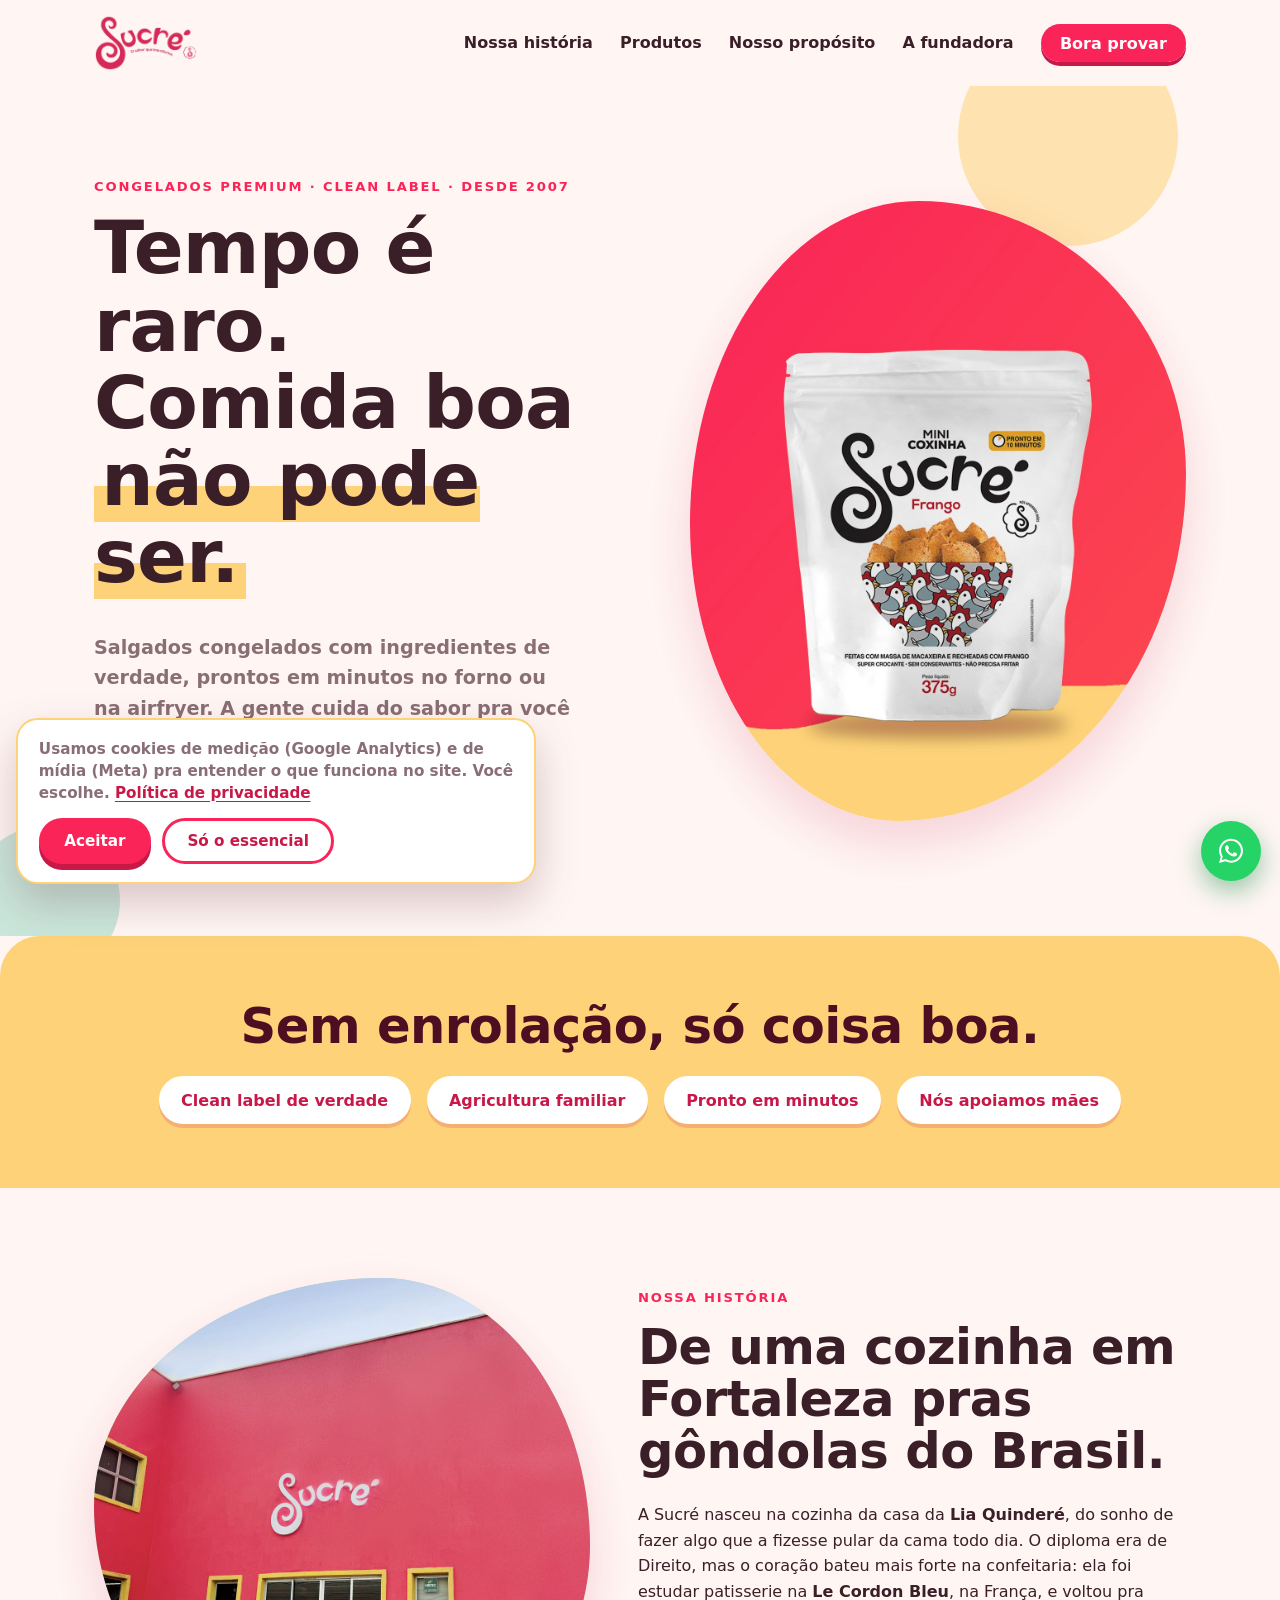
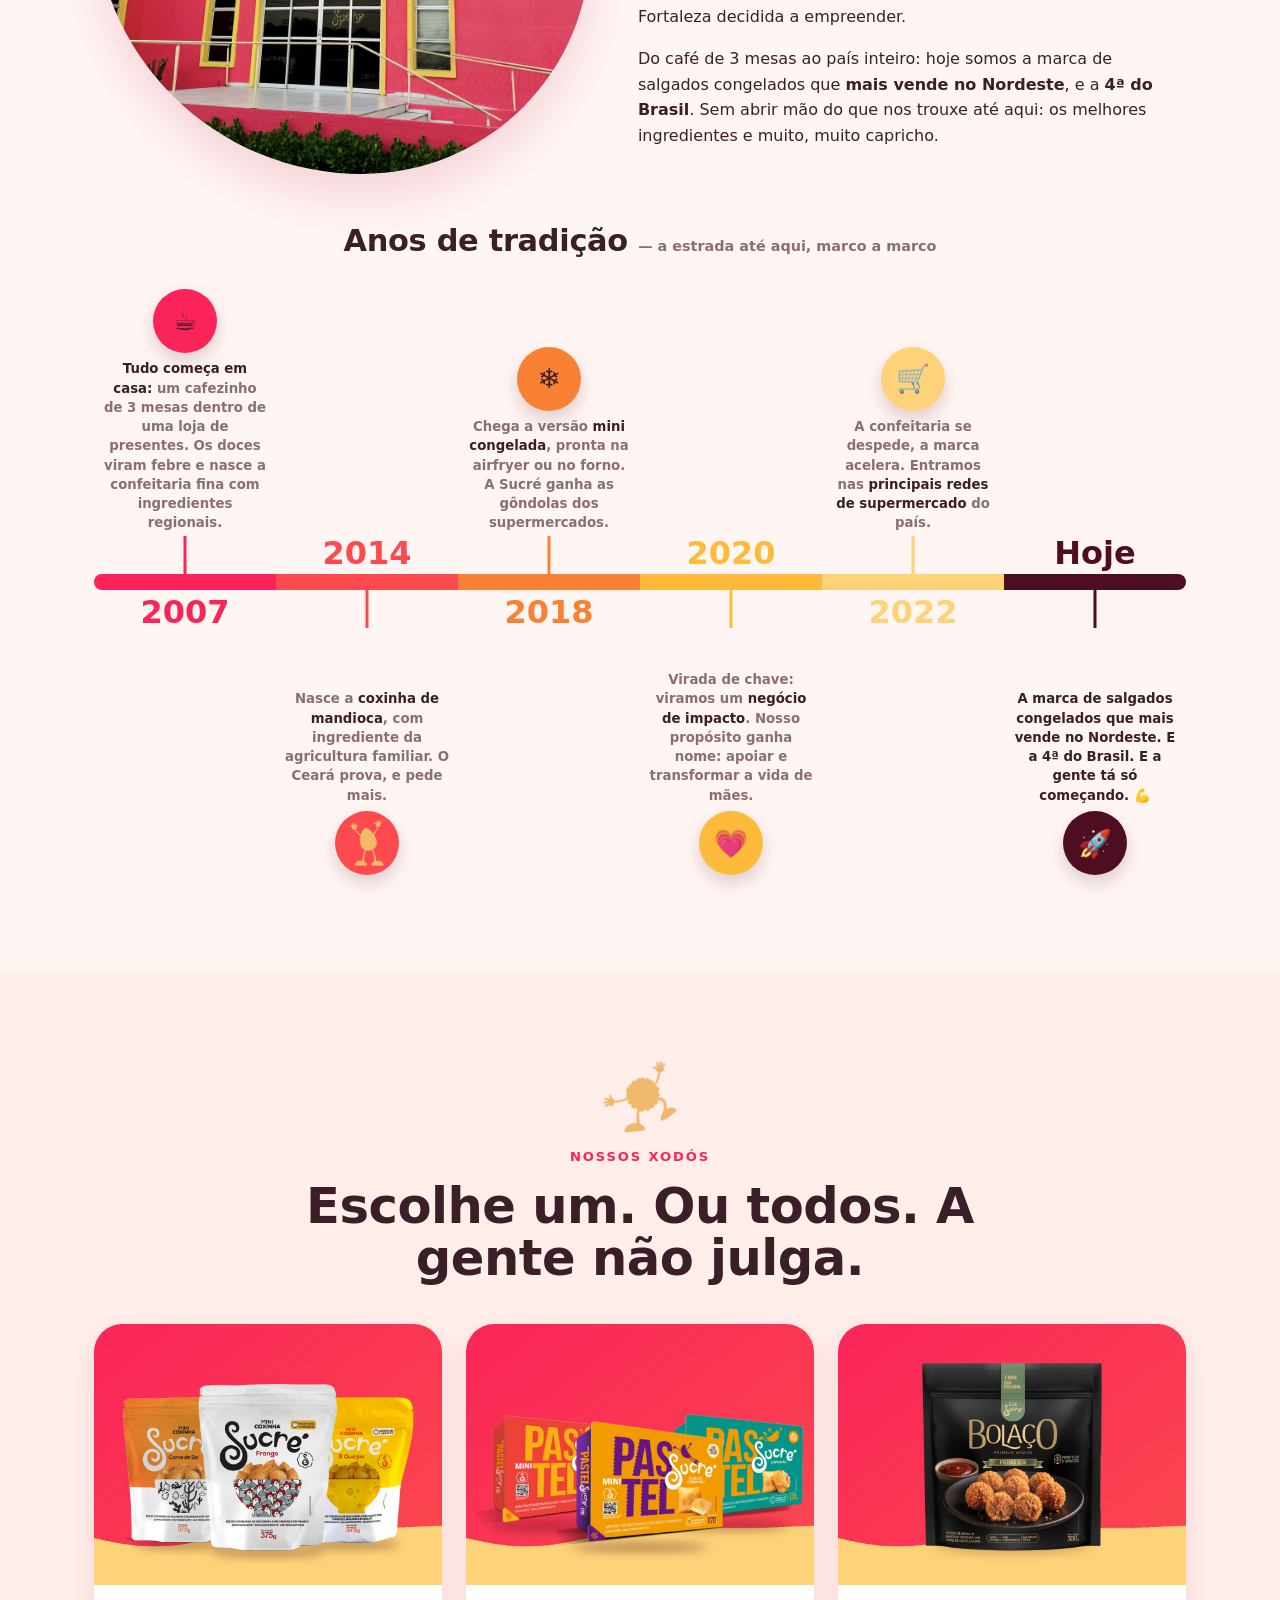
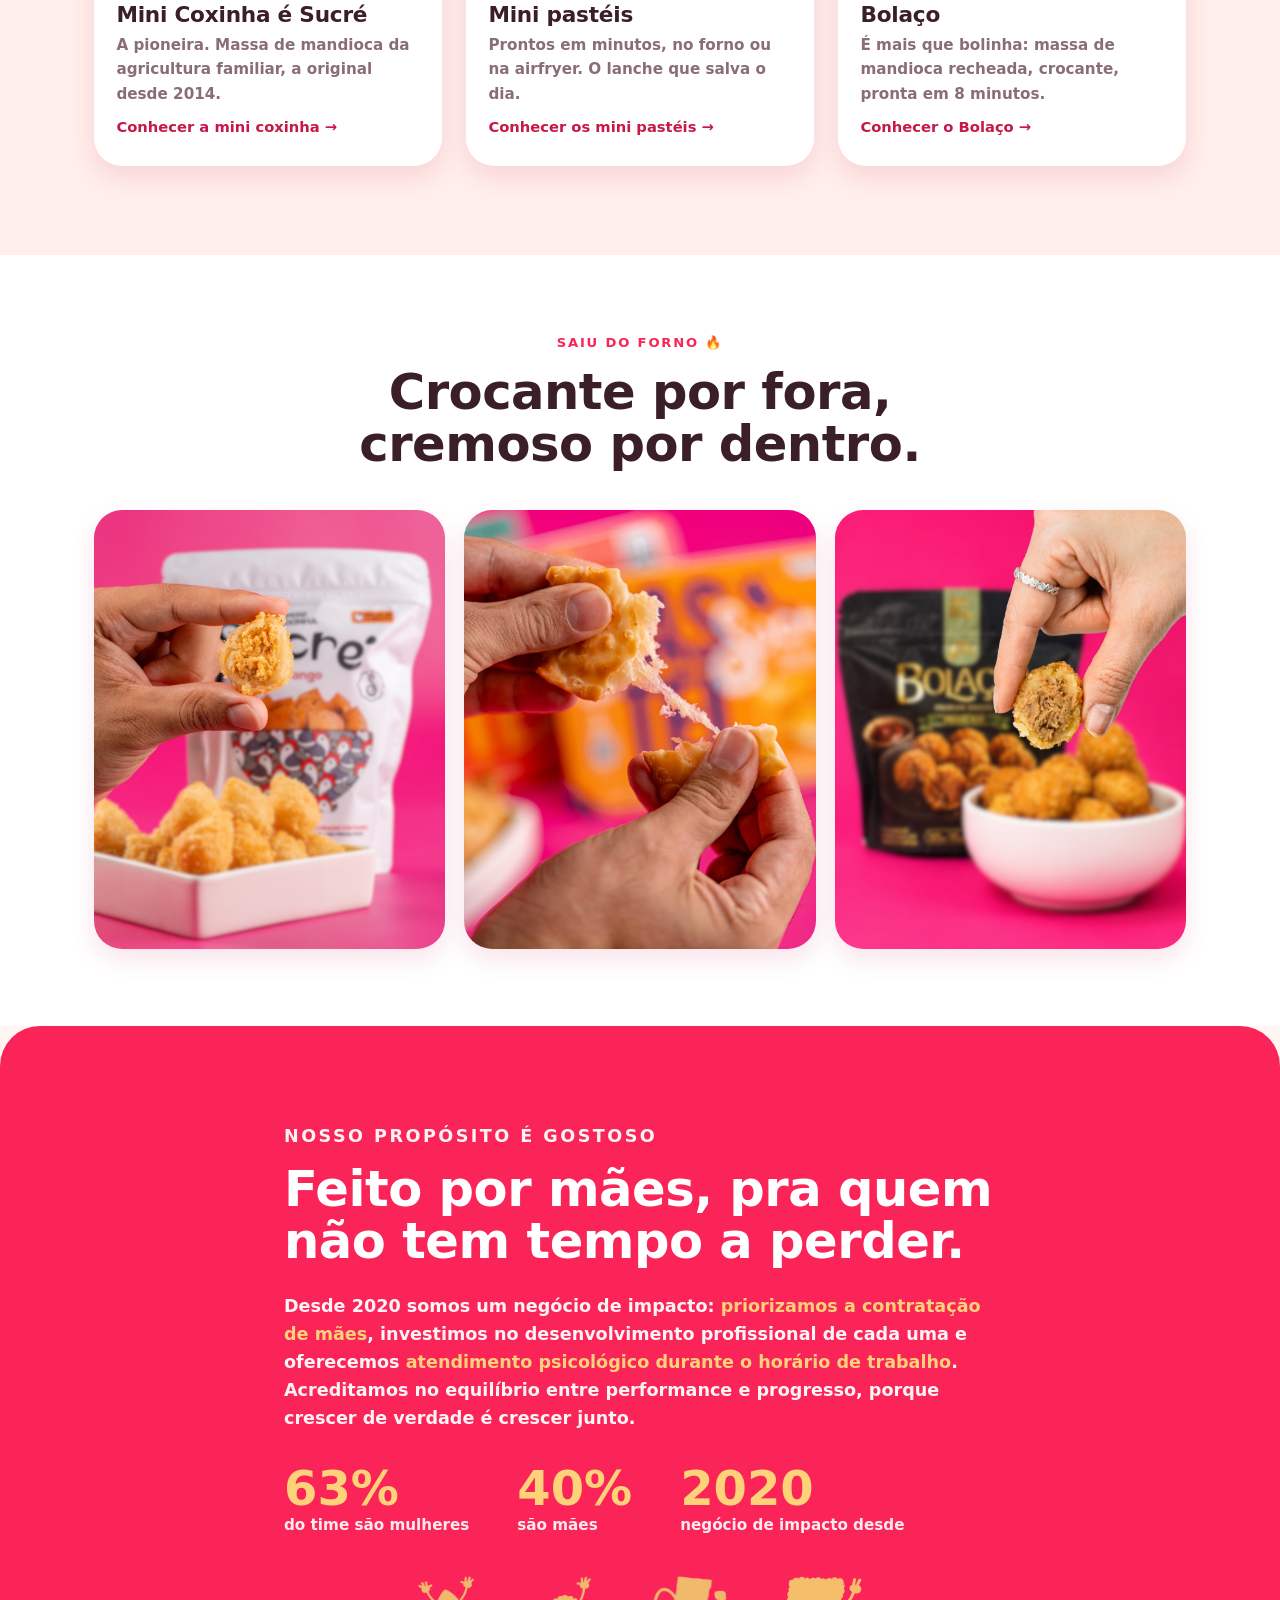
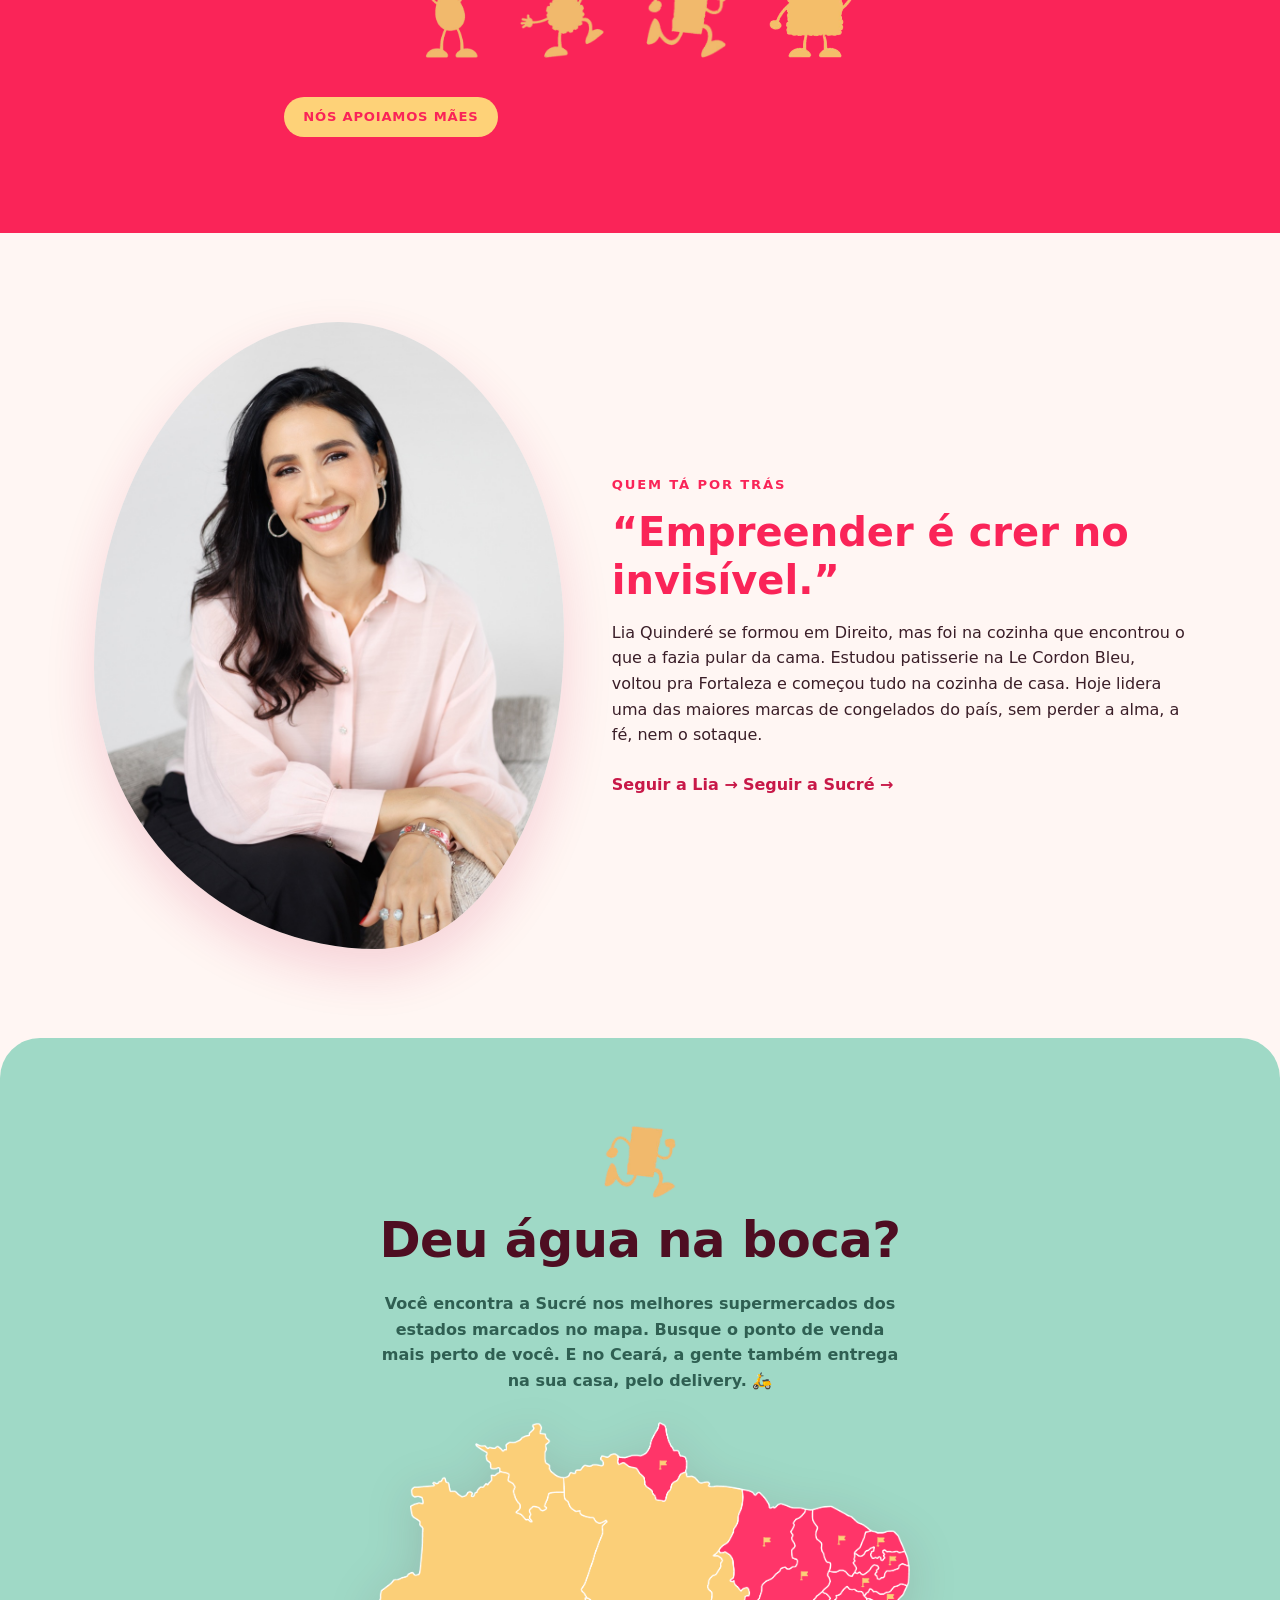
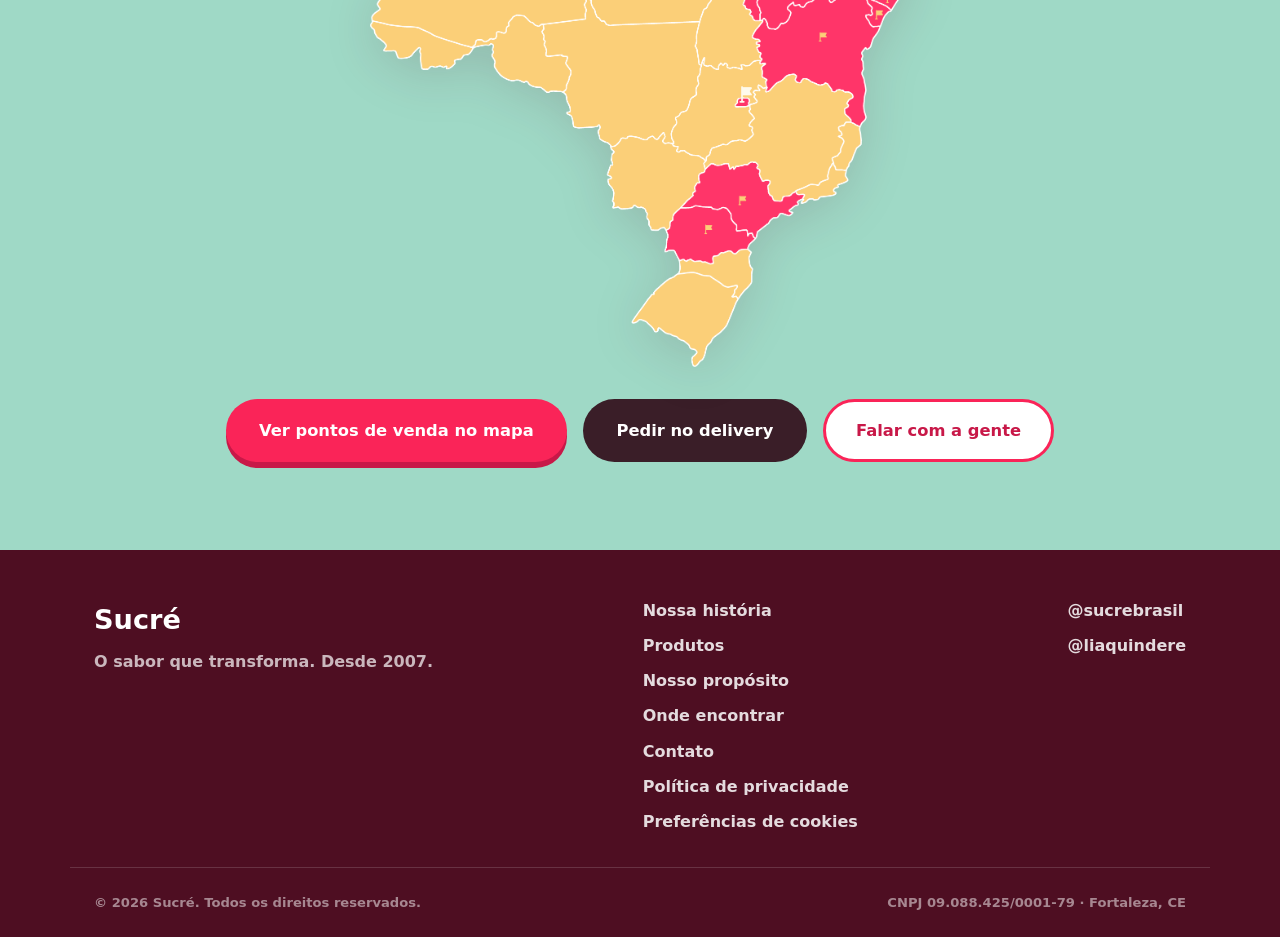
<file: index.html>
<!doctype html>
<html lang="pt-BR">
<head>
  <meta charset="utf-8" />
  <script>
    window.dataLayer = window.dataLayer || [];
    function gtag(){ dataLayer.push(arguments); }
    (function () {
      var salvo = null;
      try { salvo = JSON.parse(localStorage.getItem('sucre_consent') || 'null'); } catch (e) {}
      var ok = salvo && salvo.analytics === true;
      gtag('consent', 'default', {
        ad_storage: ok ? 'granted' : 'denied',
        ad_user_data: ok ? 'granted' : 'denied',
        ad_personalization: ok ? 'granted' : 'denied',
        analytics_storage: ok ? 'granted' : 'denied',
        functionality_storage: 'granted',
        security_storage: 'granted',
        wait_for_update: 500
      });
    })();
  </script>
  <!-- Google Tag Manager -->
  <script>(function(w,d,s,l,i){w[l]=w[l]||[];w[l].push({'gtm.start':
  new Date().getTime(),event:'gtm.js'});var f=d.getElementsByTagName(s)[0],
  j=d.createElement(s),dl=l!='dataLayer'?'&l='+l:'';j.async=true;j.src=
  'https://www.googletagmanager.com/gtm.js?id='+i+dl;f.parentNode.insertBefore(j,f);
  })(window,document,'script','dataLayer','GTM-T6TP9B7V');</script>
  <!-- End Google Tag Manager -->
  <meta name="viewport" content="width=device-width, initial-scale=1" />
  <title>Sucré — Salgados Congelados Premium | Mini Coxinha, Mini Pastel e Bolaço</title>
  <meta name="description" content="Salgados congelados premium e clean label: mini coxinha de mandioca, mini pastéis e Bolaço, prontos em minutos no forno ou na airfryer. A marca que mais vende no Nordeste — e que apoia mães." />
  <link rel="canonical" href="https://sucre.com.br/" />
  <meta http-equiv="Content-Security-Policy" content="
  default-src 'self';
  script-src 'self' 'unsafe-inline' https://www.googletagmanager.com https://www.google-analytics.com https://connect.facebook.net;
  connect-src 'self' https://www.google-analytics.com https://*.google-analytics.com https://*.analytics.google.com https://www.googletagmanager.com https://*.facebook.com https://connect.facebook.net https://stats.g.doubleclick.net;
  img-src 'self' data: https://tile.openstreetmap.org https://*.tile.openstreetmap.org https://www.google-analytics.com https://*.google-analytics.com https://www.googletagmanager.com https://www.facebook.com https://*.facebook.com;
  frame-src https://www.googletagmanager.com https://www.facebook.com;
  style-src 'self' 'unsafe-inline' https://fonts.googleapis.com;
  font-src https://fonts.gstatic.com;
  base-uri 'self';
  form-action 'self' https://wa.me
" />
  <meta property="og:title" content="Sucré, o sabor que transforma" />
  <meta property="og:description" content="Comida de verdade, pronta em minutos. E cada mordida apoia uma mãe." />
  <meta property="og:type" content="website" />
  <meta property="og:url" content="https://sucre.com.br/" />
  <meta property="og:image" content="https://sucre.com.br/images/og.jpg" />
  <meta property="og:image:width" content="1200" />
  <meta property="og:image:height" content="630" />
  <link rel="icon" type="image/png" href="images/favicon.png" />
  <link rel="preload" as="image" href="images/hero.jpg?v=3" fetchpriority="high" />
  <link rel="preconnect" href="https://fonts.googleapis.com" />
  <link rel="preconnect" href="https://fonts.gstatic.com" crossorigin />
  <link href="https://fonts.googleapis.com/css2?family=Fredoka:wght@400;500;600;700&family=Nunito:wght@400;600;700;800&display=swap" rel="stylesheet" />
  <link rel="stylesheet" href="styles.css?v=16" />
</head>
<body>
  <!-- Google Tag Manager (noscript) -->
  <noscript><iframe src="https://www.googletagmanager.com/ns.html?id=GTM-T6TP9B7V"
  height="0" width="0" style="display:none;visibility:hidden"></iframe></noscript>
  <!-- End Google Tag Manager (noscript) -->
  <a class="skip-link" href="#conteudo">Pular para o conteúdo</a>

  <!-- ======= CABEÇALHO / MENU ======= -->
  <header class="site-header" id="topo">
    <div class="container header__inner">
      <a class="brand" href="#topo" aria-label="Sucré, página inicial">
        <img class="brand-logo" src="images/logo-nav.png" alt="Sucré, o sabor que transforma" width="224" height="121" />
      </a>
      <nav class="nav" aria-label="Menu principal">
        <button class="nav__toggle" aria-expanded="false" aria-controls="menu" aria-label="Abrir menu">
          <span></span><span></span><span></span>
        </button>
        <ul class="nav__list" id="menu">
          <li><a href="#historia">Nossa história</a></li>
          <li><a href="#produtos">Produtos</a></li>
          <li><a href="#causa">Nosso propósito</a></li>
          <li><a href="#fundadora">A fundadora</a></li>
          <li><a class="nav__cta" href="onde-encontrar.html">Bora provar</a></li>
        </ul>
      </nav>
    </div>
  </header>

  <main id="conteudo">
    <!-- ======= HERO ======= -->
    <section class="hero">
      <span class="deco deco--1" aria-hidden="true"></span>
      <span class="deco deco--2" aria-hidden="true"></span>
      <div class="container hero__inner">
        <div class="hero__text">
          <p class="eyebrow">Congelados premium · clean label · desde 2007</p>
          <h1>Tempo é raro.<br />Comida boa<br /><span class="hl">não pode ser.</span></h1>
          <p class="hero__sub">Salgados congelados com ingredientes de verdade, prontos em minutos no forno ou na airfryer. A gente cuida do sabor pra você cuidar do que importa. 🩷</p>
          <div class="hero__actions">
            <a class="btn btn--primary" href="onde-encontrar.html">Onde comprar</a>
            <a class="btn btn--ghost" href="#produtos">Ver os produtos</a>
          </div>
        </div>
        <img class="hero__media" src="images/hero.jpg?v=3" alt="Embalagem de mini coxinha de frango Sucré sobre o degradê rosa da marca com onda amarela" width="1200" height="1500" fetchpriority="high" />
      </div>
    </section>

    <!-- ======= VALORES (bloco amarelo) ======= -->
    <section class="values" aria-label="Nossos diferenciais">
      <div class="container">
        <h2 class="values__title">Sem enrolação, só coisa boa.</h2>
        <ul class="pills">
          <li class="pill">Clean label de verdade</li>
          <li class="pill">Agricultura familiar</li>
          <li class="pill">Pronto em minutos</li>
          <li class="pill">Nós apoiamos mães</li>
        </ul>
      </div>
    </section>

    <!-- ======= NOSSA HISTÓRIA (com linha do tempo) ======= -->
    <section class="story" id="historia">
      <div class="container story__inner">
        <img class="story__media" src="images/fabrica.jpg" alt="Fachada rosa da fábrica da Sucré com janelas amarelas e o logo na parede" width="1200" height="1200" loading="lazy" decoding="async" />
        <div class="story__text">
          <p class="eyebrow">Nossa história</p>
          <h2>De uma cozinha em Fortaleza pras gôndolas do Brasil.</h2>
          <p>A Sucré nasceu na cozinha da casa da <strong>Lia Quinderé</strong>, do sonho de fazer algo que a fizesse pular da cama todo dia. O diploma era de Direito, mas o coração bateu mais forte na confeitaria: ela foi estudar patisserie na <strong>Le Cordon Bleu</strong>, na França, e voltou pra Fortaleza decidida a empreender.</p>
          <p>Do café de 3 mesas ao país inteiro: hoje somos a marca de salgados congelados que <strong>mais vende no Nordeste</strong>, e a <strong>4ª do Brasil</strong>. Sem abrir mão do que nos trouxe até aqui: os melhores ingredientes e muito, muito capricho.</p>
        </div>
      </div>
      <div class="container">
        <h3 class="tlx__title">Anos de tradição <span class="tlx__sub">— a estrada até aqui, marco a marco</span></h3>
        <!-- Linha do tempo horizontal: ímpares em cima, pares embaixo, barra central colorida -->
        <ol class="tlx">
          <li class="tlx__item tlx__item--up" style="--tc:#FA2458">
            <div class="tlx__conteudo">
              <span class="tlx__bubble" aria-hidden="true">☕</span>
              <p><strong>Tudo começa em casa:</strong> um cafezinho de 3 mesas dentro de uma loja de presentes. Os doces viram febre e nasce a confeitaria fina com ingredientes regionais.</p>
            </div>
            <div class="tlx__faixa"><span class="tlx__year">2007</span></div>
          </li>
          <li class="tlx__item tlx__item--down" style="--tc:#FC4A4E">
            <div class="tlx__faixa"><span class="tlx__year">2014</span></div>
            <div class="tlx__conteudo">
              <span class="tlx__bubble" aria-hidden="true"><img src="images/mascote-coxinha.png" alt="" width="331" height="452" loading="lazy" decoding="async" /></span>
              <p>Nasce a <strong>coxinha de mandioca</strong>, com ingrediente da agricultura familiar. O Ceará prova, e pede mais.</p>
            </div>
          </li>
          <li class="tlx__item tlx__item--up" style="--tc:#F98134">
            <div class="tlx__conteudo">
              <span class="tlx__bubble" aria-hidden="true">❄️</span>
              <p>Chega a versão <strong>mini congelada</strong>, pronta na airfryer ou no forno. A Sucré ganha as gôndolas dos supermercados.</p>
            </div>
            <div class="tlx__faixa"><span class="tlx__year">2018</span></div>
          </li>
          <li class="tlx__item tlx__item--down" style="--tc:#FDBA3B">
            <div class="tlx__faixa"><span class="tlx__year">2020</span></div>
            <div class="tlx__conteudo">
              <span class="tlx__bubble" aria-hidden="true">💗</span>
              <p>Virada de chave: viramos um <strong>negócio de impacto</strong>. Nosso propósito ganha nome: apoiar e transformar a vida de mães.</p>
            </div>
          </li>
          <li class="tlx__item tlx__item--up" style="--tc:#FED278">
            <div class="tlx__conteudo">
              <span class="tlx__bubble" aria-hidden="true">🛒</span>
              <p>A confeitaria se despede, a marca acelera. Entramos nas <strong>principais redes de supermercado</strong> do país.</p>
            </div>
            <div class="tlx__faixa"><span class="tlx__year">2022</span></div>
          </li>
          <li class="tlx__item tlx__item--down tlx__item--hoje" style="--tc:#4E0E22">
            <div class="tlx__faixa"><span class="tlx__year">Hoje</span></div>
            <div class="tlx__conteudo">
              <span class="tlx__bubble" aria-hidden="true">🚀</span>
              <p>A marca de salgados congelados que <strong>mais vende no Nordeste</strong>. E a <strong>4ª do Brasil</strong>. E a gente tá só começando. 💪</p>
            </div>
          </li>
        </ol>
      </div>
    </section>

    <!-- ======= PRODUTOS ======= -->
    <section class="products" id="produtos">
      <span id="sabores" class="anchor-alias" aria-hidden="true"></span><!-- compat com links antigos #sabores -->
      <div class="container">
        <div class="section-head section-head--center">
          <img class="mascote" src="images/mascote-bolinha.png" alt="" aria-hidden="true" width="403" height="393" loading="lazy" decoding="async" />
          <p class="eyebrow">Nossos xodós</p>
          <h2>Escolhe um. Ou todos. A gente não julga.</h2>
        </div>
        <div class="products__grid">
          <article class="card">
            <a class="card__link" href="minicoxinha.html">
              <img class="card__media card__media--pronto" src="images/card-coxinha-pronto.jpg?v=2" alt="" aria-hidden="true" width="1080" height="810" loading="lazy" decoding="async" />
              <img class="card__media" src="images/card-coxinha.jpg?v=4" alt="Três embalagens de mini coxinha Sucré, sabores carne de sol, frango e 3 queijos, sobre o degradê rosa da marca" width="1080" height="810" loading="lazy" decoding="async" />
              <div class="card__body"><h3>Mini Coxinha é Sucré</h3><p>A pioneira. Massa de mandioca da agricultura familiar, a original desde 2014.</p><span class="link-arrow">Conhecer a mini coxinha →</span></div>
            </a>
          </article>
          <article class="card">
            <a class="card__link" href="minipasteis.html">
              <img class="card__media card__media--pronto" src="images/card-pastel-pronto.jpg?v=2" alt="" aria-hidden="true" width="1080" height="810" loading="lazy" decoding="async" />
              <img class="card__media" src="images/card-pastel.jpg?v=5" alt="Três embalagens de mini pastel Sucré, sabores costelinha bovina, queijo cremoso e camarão, sobre o degradê rosa da marca" width="1080" height="810" loading="lazy" decoding="async" />
              <div class="card__body"><h3>Mini pastéis</h3><p>Prontos em minutos, no forno ou na airfryer. O lanche que salva o dia.</p><span class="link-arrow">Conhecer os mini pastéis →</span></div>
            </a>
          </article>
          <article class="card">
            <a class="card__link" href="bolaco.html">
              <img class="card__media card__media--pronto" src="images/card-bolaco-pronto.jpg" alt="" aria-hidden="true" width="1080" height="810" loading="lazy" decoding="async" />
              <img class="card__media" src="images/card-bolaco.jpg?v=3" alt="Embalagem premium do Bolaço Prime Rib sobre o degradê rosa da marca" width="1080" height="810" loading="lazy" decoding="async" />
              <div class="card__body"><h3>Bolaço</h3><p>É mais que bolinha: massa de mandioca recheada, crocante, pronta em 8 minutos.</p><span class="link-arrow">Conhecer o Bolaço →</span></div>
            </a>
          </article>
        </div>
      </div>
    </section>

    <!-- ======= APPETITE APPEAL — fotos do ensaio jan/26 (pasta do Drive) ======= -->
    <section class="appetite" aria-label="Saiu do forno">
      <div class="container">
        <div class="section-head section-head--center">
          <p class="eyebrow">Saiu do forno 🔥</p>
          <h2>Crocante por fora, cremoso por dentro.</h2>
        </div>
        <div class="appetite__grid">
          <img src="images/pronto-coxinha.jpg?v=2" alt="Mini coxinha de frango mordida mostrando o recheio, com a embalagem branca Sucré Frango e a bandeja de coxinhas douradas ao fundo" width="1080" height="1350" loading="lazy" decoding="async" />
          <img src="images/pronto-pastel.jpg?v=2" alt="Mãos partindo um mini pastel Sucré crocante com o queijo derretido esticando entre as metades" width="1080" height="1350" loading="lazy" decoding="async" />
          <img src="images/pronto-bolaco.jpg?v=2" alt="Bolaço mordido mostrando o recheio de prime rib desfiado, com a embalagem preta premium e a tigela de bolaços ao fundo" width="1080" height="1350" loading="lazy" decoding="async" />
        </div>
      </div>
    </section>

    <!-- ======= NOSSA CAUSA (bloco rosa) ======= -->
    <section class="cause" id="causa">
      <div class="container cause__inner">
        <p class="eyebrow eyebrow--light">Nosso propósito é gostoso</p>
        <h2>Feito por mães, pra quem não tem tempo a perder.</h2>
        <p>Desde 2020 somos um negócio de impacto: <strong>priorizamos a contratação de mães</strong>, investimos no desenvolvimento profissional de cada uma e oferecemos <strong>atendimento psicológico durante o horário de trabalho</strong>. Acreditamos no equilíbrio entre performance e progresso, porque crescer de verdade é crescer junto.</p>
        <div class="stats">
          <div class="stat"><span class="stat__num">63%</span><span class="stat__label">do time são mulheres</span></div>
          <div class="stat"><span class="stat__num">40%</span><span class="stat__label">são mães</span></div>
          <div class="stat"><span class="stat__num">2020</span><span class="stat__label">negócio de impacto desde</span></div>
        </div>
        <div class="mascotes" aria-hidden="true">
          <img src="images/mascote-coxinha.png" alt="" width="331" height="452" loading="lazy" decoding="async" />
          <img src="images/mascote-bolinha.png" alt="" width="403" height="393" loading="lazy" decoding="async" />
          <img src="images/mascote-pastel.png" alt="" width="349" height="351" loading="lazy" decoding="async" />
          <img src="images/mascote-quadradinho.png" alt="" width="358" height="315" loading="lazy" decoding="async" />
        </div>
        <span class="cause__selo">Nós apoiamos mães</span>
      </div>
    </section>

    <!-- ======= A FUNDADORA ======= -->
    <section class="founder" id="fundadora">
      <div class="container founder__inner">
        <img class="founder__media" src="images/lia.jpg" alt="Lia Quinderé, fundadora da Sucré, sorrindo de camisa rosa" width="1000" height="1500" loading="lazy" decoding="async" />
        <div class="founder__text">
          <p class="eyebrow">Quem tá por trás</p>
          <blockquote>“Empreender é crer no invisível.”</blockquote>
          <p>Lia Quinderé se formou em Direito, mas foi na cozinha que encontrou o que a fazia pular da cama. Estudou patisserie na Le Cordon Bleu, voltou pra Fortaleza e começou tudo na cozinha de casa. Hoje lidera uma das maiores marcas de congelados do país, sem perder a alma, a fé, nem o sotaque.</p>
          <a class="link-arrow" href="https://www.instagram.com/liaquindere?igsh=bW1hcm05MXl4Yzc4&utm_source=qr" target="_blank" rel="noopener">Seguir a Lia →</a>
          <a class="link-arrow" href="https://www.instagram.com/sucrebrasil" target="_blank" rel="noopener">Seguir a Sucré →</a>
        </div>
      </div>
    </section>

    <!-- ======= CONTATO (bloco menta) ======= -->
    <section class="contact" id="contato">
      <div class="container contact__inner">
        <img class="mascote" src="images/mascote-pastel.png" alt="" aria-hidden="true" width="349" height="351" loading="lazy" decoding="async" />
        <h2>Deu água na boca?</h2>
        <p class="contact__lead">Você encontra a Sucré nos melhores supermercados dos estados marcados no mapa. Busque o ponto de venda mais perto de você. E no Ceará, a gente também entrega na sua casa, pelo delivery. 🛵</p>
        <img class="contact__mapa" src="images/mapa.png" alt="Mapa do Brasil com os estados onde a Sucré está presente destacados em rosa, com bandeirinhas: Nordeste, Amapá, Distrito Federal, São Paulo e Paraná" width="1323" height="1335" loading="lazy" decoding="async" />
        <div class="contact__actions">
          <a class="btn btn--primary" href="onde-encontrar.html">Ver pontos de venda no mapa</a>
          <a class="btn btn--dark" href="https://wa.me/5585998620312" target="_blank" rel="noopener">Pedir no delivery</a>
          <a class="btn btn--ghost" href="https://wa.me/5585999978713" target="_blank" rel="noopener">Falar com a gente</a>
        </div>
      </div>
    </section>
  </main>

  <!-- ======= RODAPÉ ======= -->
  <footer class="site-footer">
    <div class="container footer__inner">
      <div>
        <span class="brand--footer">Sucré</span>
        <p class="footer__tag">O sabor que transforma. Desde 2007.</p>
      </div>
      <nav aria-label="Links do rodapé">
        <ul class="footer__links">
          <li><a href="#historia">Nossa história</a></li>
          <li><a href="#produtos">Produtos</a></li>
          <li><a href="#causa">Nosso propósito</a></li>
          <li><a href="onde-encontrar.html">Onde encontrar</a></li>
          <li><a href="#contato">Contato</a></li>
          <li><a href="privacidade.html">Política de privacidade</a></li>
          <li><a href="#" id="abrir-consentimento">Preferências de cookies</a></li>
        </ul>
      </nav>
      <div class="footer__social">
        <a href="https://instagram.com/sucrebrasil" target="_blank" rel="noopener">@sucrebrasil</a>
        <a href="https://instagram.com/liaquindere" target="_blank" rel="noopener">@liaquindere</a>
      </div>
    </div>
    <div class="container footer__legal">
      <span>© <span id="ano"></span> Sucré. Todos os direitos reservados.</span>
      <span>CNPJ 09.088.425/0001-79 · Fortaleza, CE</span>
    </div>
  </footer>

  <!-- ======= WHATSAPP FLUTUANTE ======= -->
  <a class="zap-float" href="https://wa.me/5585999978713" target="_blank" rel="noopener" aria-label="Falar com o atendimento da Sucré no WhatsApp">
    <svg viewBox="0 0 32 32" width="30" height="30" fill="currentColor" aria-hidden="true"><path d="M16.04 3C9.02 3 3.32 8.7 3.32 15.72c0 2.24.59 4.42 1.7 6.35L3.2 28.8l6.9-1.79a12.66 12.66 0 0 0 5.94 1.5h.01c7.01 0 12.72-5.7 12.72-12.72S23.06 3 16.04 3zm0 23.36h-.01a10.6 10.6 0 0 1-5.4-1.48l-.39-.23-4.09 1.06 1.1-3.99-.26-.41a10.55 10.55 0 0 1-1.62-5.6c0-5.84 4.76-10.6 10.61-10.6 5.84 0 10.6 4.76 10.6 10.6s-4.75 10.65-10.54 10.65zm5.81-7.93c-.32-.16-1.88-.93-2.17-1.03-.29-.11-.5-.16-.72.16-.21.32-.82 1.03-1 1.24-.19.21-.37.24-.69.08-.32-.16-1.34-.5-2.56-1.58-.95-.85-1.58-1.89-1.77-2.21-.19-.32-.02-.49.14-.65.14-.14.32-.37.48-.56.16-.19.21-.32.32-.53.11-.21.05-.4-.03-.56-.08-.16-.72-1.72-.98-2.36-.26-.62-.52-.54-.72-.55l-.61-.01c-.21 0-.56.08-.85.4-.29.32-1.12 1.09-1.12 2.65s1.14 3.08 1.3 3.29c.16.21 2.25 3.44 5.45 4.82.76.33 1.36.53 1.82.67.77.24 1.46.21 2.01.13.61-.09 1.88-.77 2.14-1.51.26-.74.26-1.38.19-1.51-.08-.13-.29-.21-.61-.37z"/></svg>
  </a>

  <script src="tracking.js?v=1"></script>
  <script src="script.js"></script>
</body>
</html>
</file>
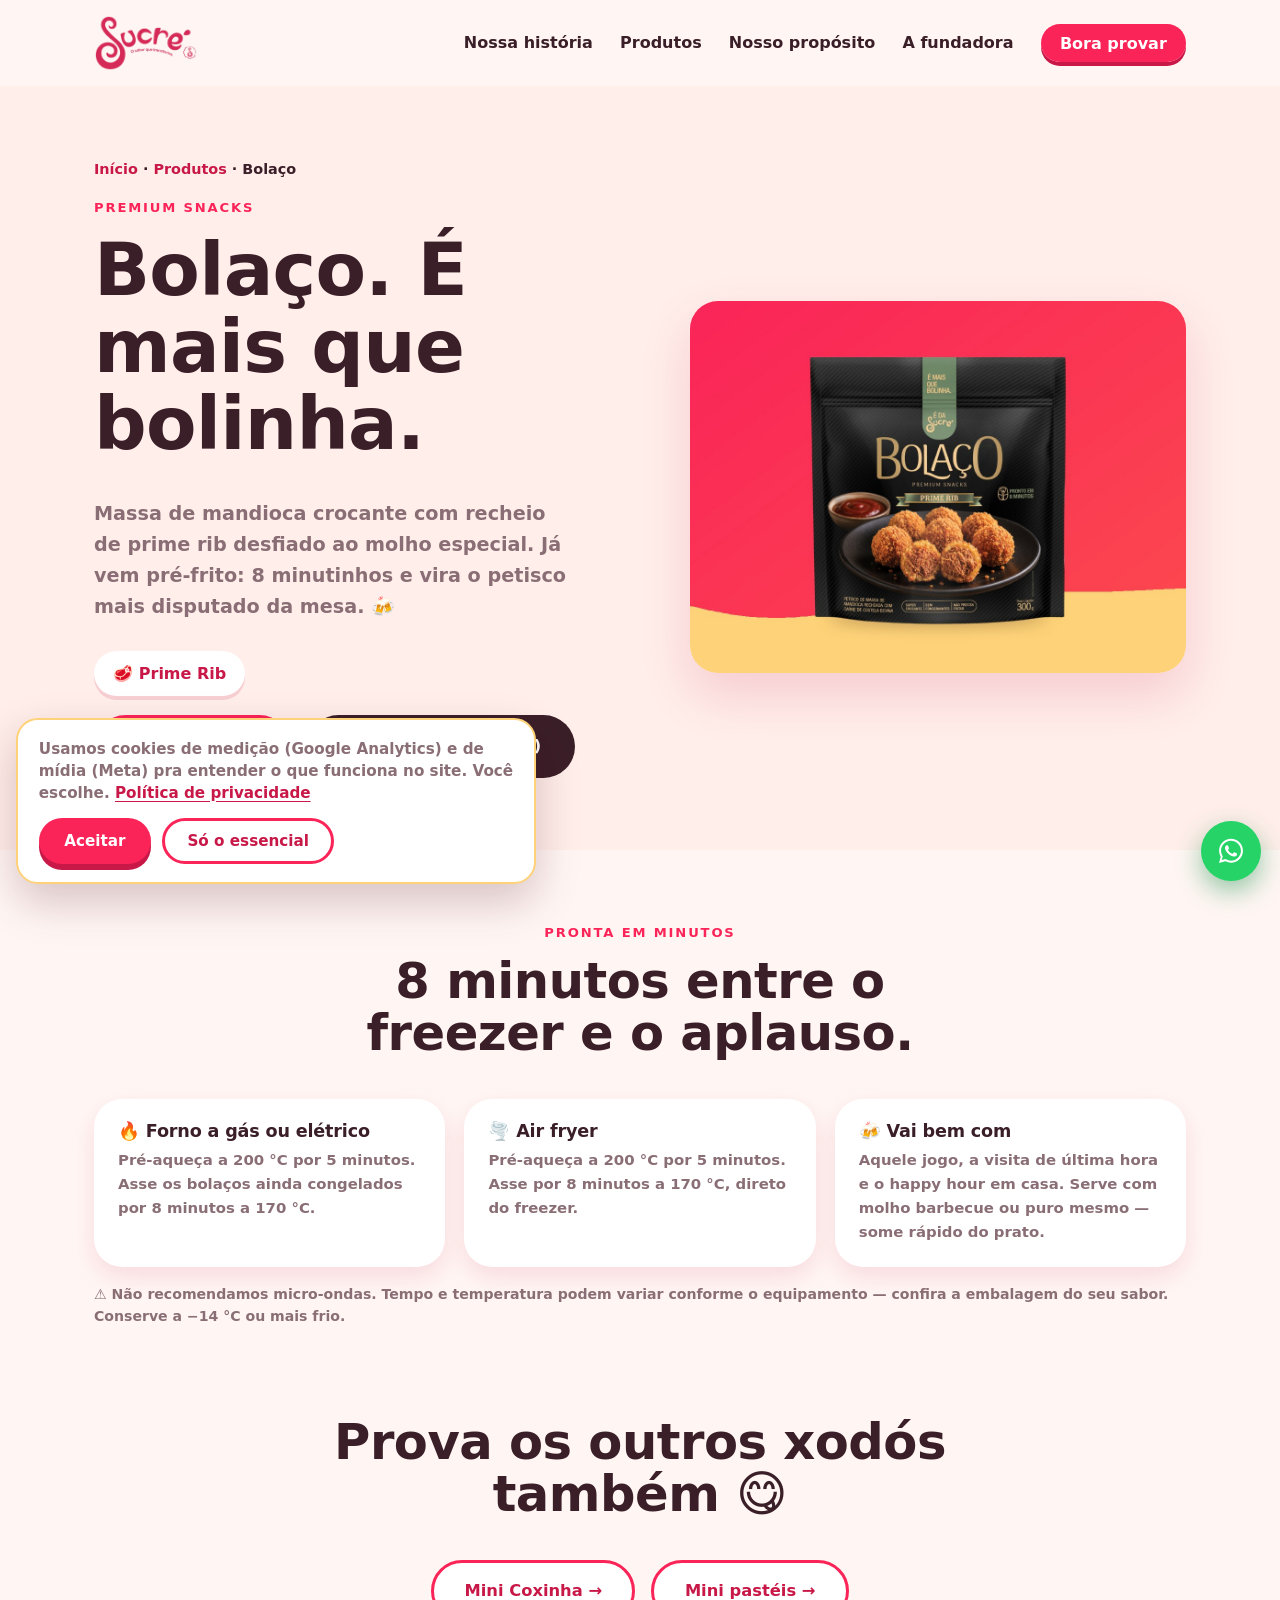
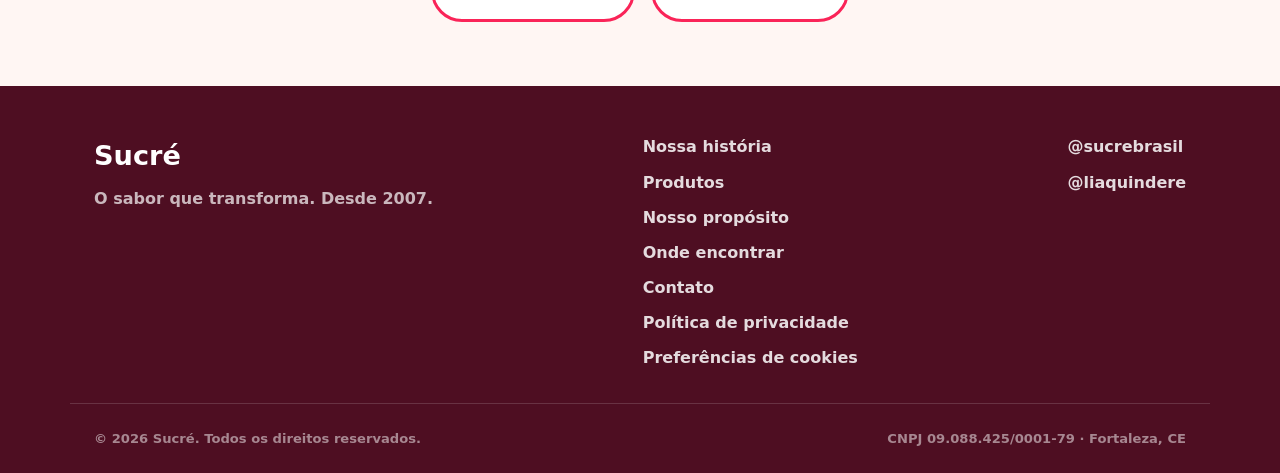
<file: bolaco.html>
<!doctype html>
<html lang="pt-BR">
<head>
  <meta charset="utf-8" />
  <script>
    window.dataLayer = window.dataLayer || [];
    function gtag(){ dataLayer.push(arguments); }
    (function () {
      var salvo = null;
      try { salvo = JSON.parse(localStorage.getItem('sucre_consent') || 'null'); } catch (e) {}
      var ok = salvo && salvo.analytics === true;
      gtag('consent', 'default', {
        ad_storage: ok ? 'granted' : 'denied',
        ad_user_data: ok ? 'granted' : 'denied',
        ad_personalization: ok ? 'granted' : 'denied',
        analytics_storage: ok ? 'granted' : 'denied',
        functionality_storage: 'granted',
        security_storage: 'granted',
        wait_for_update: 500
      });
    })();
  </script>
  <!-- Google Tag Manager -->
  <script>(function(w,d,s,l,i){w[l]=w[l]||[];w[l].push({'gtm.start':
  new Date().getTime(),event:'gtm.js'});var f=d.getElementsByTagName(s)[0],
  j=d.createElement(s),dl=l!='dataLayer'?'&l='+l:'';j.async=true;j.src=
  'https://www.googletagmanager.com/gtm.js?id='+i+dl;f.parentNode.insertBefore(j,f);
  })(window,document,'script','dataLayer','GTM-T6TP9B7V');</script>
  <!-- End Google Tag Manager -->
  <meta name="viewport" content="width=device-width, initial-scale=1" />
  <title>Bolaço Sucré — Snack Premium de Mandioca com Prime Rib</title>
  <meta name="description" content="Bolaço: o snack premium da Sucré. Massa de mandioca crocante recheada com prime rib desfiado, pronto em 8 minutos na airfryer ou no forno. Petisco de respeito, sem fritura." />
  <link rel="canonical" href="https://sucre.com.br/bolaco" />
  <meta http-equiv="Content-Security-Policy" content="
  default-src 'self';
  script-src 'self' 'unsafe-inline' https://www.googletagmanager.com https://www.google-analytics.com https://connect.facebook.net;
  connect-src 'self' https://www.google-analytics.com https://*.google-analytics.com https://*.analytics.google.com https://www.googletagmanager.com https://*.facebook.com https://connect.facebook.net https://stats.g.doubleclick.net;
  img-src 'self' data: https://tile.openstreetmap.org https://*.tile.openstreetmap.org https://www.google-analytics.com https://*.google-analytics.com https://www.googletagmanager.com https://www.facebook.com https://*.facebook.com;
  frame-src https://www.googletagmanager.com https://www.facebook.com;
  style-src 'self' 'unsafe-inline' https://fonts.googleapis.com;
  font-src https://fonts.gstatic.com;
  base-uri 'self';
  form-action 'self' https://wa.me
" />
  <meta property="og:title" content="Bolaço — é mais que bolinha" />
  <meta property="og:description" content="Massa de mandioca crocante, recheio de prime rib, pronto em 8 minutos." />
  <meta property="og:type" content="product" />
  <meta property="og:url" content="https://sucre.com.br/bolaco" />
  <meta property="og:image" content="https://sucre.com.br/images/card-bolaco.jpg" />
  <link rel="icon" type="image/png" href="images/favicon.png" />
  <link rel="preconnect" href="https://fonts.googleapis.com" />
  <link rel="preconnect" href="https://fonts.gstatic.com" crossorigin />
  <link href="https://fonts.googleapis.com/css2?family=Fredoka:wght@400;500;600;700&family=Nunito:wght@400;600;700;800&display=swap" rel="stylesheet" />
  <link rel="stylesheet" href="styles.css?v=16" />
</head>
<body>
  <!-- Google Tag Manager (noscript) -->
  <noscript><iframe src="https://www.googletagmanager.com/ns.html?id=GTM-T6TP9B7V"
  height="0" width="0" style="display:none;visibility:hidden"></iframe></noscript>
  <!-- End Google Tag Manager (noscript) -->
  <a class="skip-link" href="#conteudo">Pular para o conteúdo</a>

  <header class="site-header" id="topo">
    <div class="container header__inner">
      <a class="brand" href="index.html" aria-label="Sucré, página inicial">
        <img class="brand-logo" src="images/logo-nav.png" alt="Sucré, o sabor que transforma" width="224" height="121" />
      </a>
      <nav class="nav" aria-label="Menu principal">
        <button class="nav__toggle" aria-expanded="false" aria-controls="menu" aria-label="Abrir menu">
          <span></span><span></span><span></span>
        </button>
        <ul class="nav__list" id="menu">
          <li><a href="index.html#historia">Nossa história</a></li>
          <li><a href="index.html#produtos">Produtos</a></li>
          <li><a href="index.html#causa">Nosso propósito</a></li>
          <li><a href="index.html#fundadora">A fundadora</a></li>
          <li><a class="nav__cta" href="onde-encontrar.html">Bora provar</a></li>
        </ul>
      </nav>
    </div>
  </header>

  <main id="conteudo">
    <section class="phero">
      <div class="container">
        <p class="crumbs"><a href="index.html">Início</a> · <a href="index.html#produtos">Produtos</a> · Bolaço</p>
        <div class="phero__inner">
          <div>
            <p class="eyebrow">Premium snacks</p>
            <h1>Bolaço. É mais que bolinha.</h1>
            <p class="hero__sub">Massa de <strong>mandioca crocante</strong> com recheio de <strong>prime rib desfiado</strong> ao molho especial. Já vem pré-frito: 8 minutinhos e vira o petisco mais disputado da mesa. 🍻</p>
            <div class="flavors" aria-label="Sabores disponíveis">
              <span class="flavor">🥩 Prime Rib</span>
            </div>
            <div class="hero__actions">
              <a class="btn btn--primary" href="onde-encontrar.html">Onde comprar</a>
              <a class="btn btn--dark" href="https://wa.me/5585998620312" target="_blank" rel="noopener">Pedir no delivery (CE)</a>
            </div>
          </div>
          <img class="phero__media" src="images/card-bolaco.jpg?v=3" alt="Embalagem premium preta do Bolaço Prime Rib sobre o degradê rosa da marca" width="1080" height="810" fetchpriority="high" />
        </div>
      </div>
    </section>

    <section class="prep">
      <div class="container">
        <div class="section-head section-head--center">
          <p class="eyebrow">Pronta em minutos</p>
          <h2>8 minutos entre o freezer e o aplauso.</h2>
        </div>
        <div class="prep__grid">
          <div class="prep__card"><h3>🔥 Forno a gás ou elétrico</h3><p>Pré-aqueça a 200 °C por 5 minutos. Asse os bolaços ainda congelados por 8 minutos a 170 °C.</p></div>
          <div class="prep__card"><h3>🌪️ Air fryer</h3><p>Pré-aqueça a 200 °C por 5 minutos. Asse por 8 minutos a 170 °C, direto do freezer.</p></div>
          <div class="prep__card"><h3>🍻 Vai bem com</h3><p>Aquele jogo, a visita de última hora e o happy hour em casa. Serve com molho barbecue ou puro mesmo — some rápido do prato.</p></div>
        </div>
        <p class="prep__nota">⚠️ Não recomendamos micro-ondas. Tempo e temperatura podem variar conforme o equipamento — confira a embalagem do seu sabor. Conserve a −14 °C ou mais frio.</p>
      </div>
    </section>

    <section class="pnav">
      <div class="container">
        <div class="section-head section-head--center"><h2>Prova os outros xodós também 😋</h2></div>
        <div class="pnav__grid">
          <a class="btn btn--ghost" href="minicoxinha.html">Mini Coxinha →</a>
          <a class="btn btn--ghost" href="minipasteis.html">Mini pastéis →</a>
        </div>
      </div>
    </section>
  </main>

  <footer class="site-footer">
    <div class="container footer__inner">
      <div>
        <span class="brand--footer">Sucré</span>
        <p class="footer__tag">O sabor que transforma. Desde 2007.</p>
      </div>
      <nav aria-label="Links do rodapé">
        <ul class="footer__links">
          <li><a href="index.html#historia">Nossa história</a></li>
          <li><a href="index.html#produtos">Produtos</a></li>
          <li><a href="index.html#causa">Nosso propósito</a></li>
          <li><a href="onde-encontrar.html">Onde encontrar</a></li>
          <li><a href="index.html#contato">Contato</a></li>
          <li><a href="privacidade.html">Política de privacidade</a></li>
          <li><a href="#" id="abrir-consentimento">Preferências de cookies</a></li>
        </ul>
      </nav>
      <div class="footer__social">
        <a href="https://instagram.com/sucrebrasil" target="_blank" rel="noopener">@sucrebrasil</a>
        <a href="https://instagram.com/liaquindere" target="_blank" rel="noopener">@liaquindere</a>
      </div>
    </div>
    <div class="container footer__legal">
      <span>© <span id="ano"></span> Sucré. Todos os direitos reservados.</span>
      <span>CNPJ 09.088.425/0001-79 · Fortaleza, CE</span>
    </div>
  </footer>

  <a class="zap-float" href="https://wa.me/5585999978713" target="_blank" rel="noopener" aria-label="Falar com o atendimento da Sucré no WhatsApp">
    <svg viewBox="0 0 32 32" width="30" height="30" fill="currentColor" aria-hidden="true"><path d="M16.04 3C9.02 3 3.32 8.7 3.32 15.72c0 2.24.59 4.42 1.7 6.35L3.2 28.8l6.9-1.79a12.66 12.66 0 0 0 5.94 1.5h.01c7.01 0 12.72-5.7 12.72-12.72S23.06 3 16.04 3zm0 23.36h-.01a10.6 10.6 0 0 1-5.4-1.48l-.39-.23-4.09 1.06 1.1-3.99-.26-.41a10.55 10.55 0 0 1-1.62-5.6c0-5.84 4.76-10.6 10.61-10.6 5.84 0 10.6 4.76 10.6 10.6s-4.75 10.65-10.54 10.65zm5.81-7.93c-.32-.16-1.88-.93-2.17-1.03-.29-.11-.5-.16-.72.16-.21.32-.82 1.03-1 1.24-.19.21-.37.24-.69.08-.32-.16-1.34-.5-2.56-1.58-.95-.85-1.58-1.89-1.77-2.21-.19-.32-.02-.49.14-.65.14-.14.32-.37.48-.56.16-.19.21-.32.32-.53.11-.21.05-.4-.03-.56-.08-.16-.72-1.72-.98-2.36-.26-.62-.52-.54-.72-.55l-.61-.01c-.21 0-.56.08-.85.4-.29.32-1.12 1.09-1.12 2.65s1.14 3.08 1.3 3.29c.16.21 2.25 3.44 5.45 4.82.76.33 1.36.53 1.82.67.77.24 1.46.21 2.01.13.61-.09 1.88-.77 2.14-1.51.26-.74.26-1.38.19-1.51-.08-.13-.29-.21-.61-.37z"/></svg>
  </a>

  <script src="tracking.js?v=1"></script>
  <script src="script.js"></script>
</body>
</html>
</file>
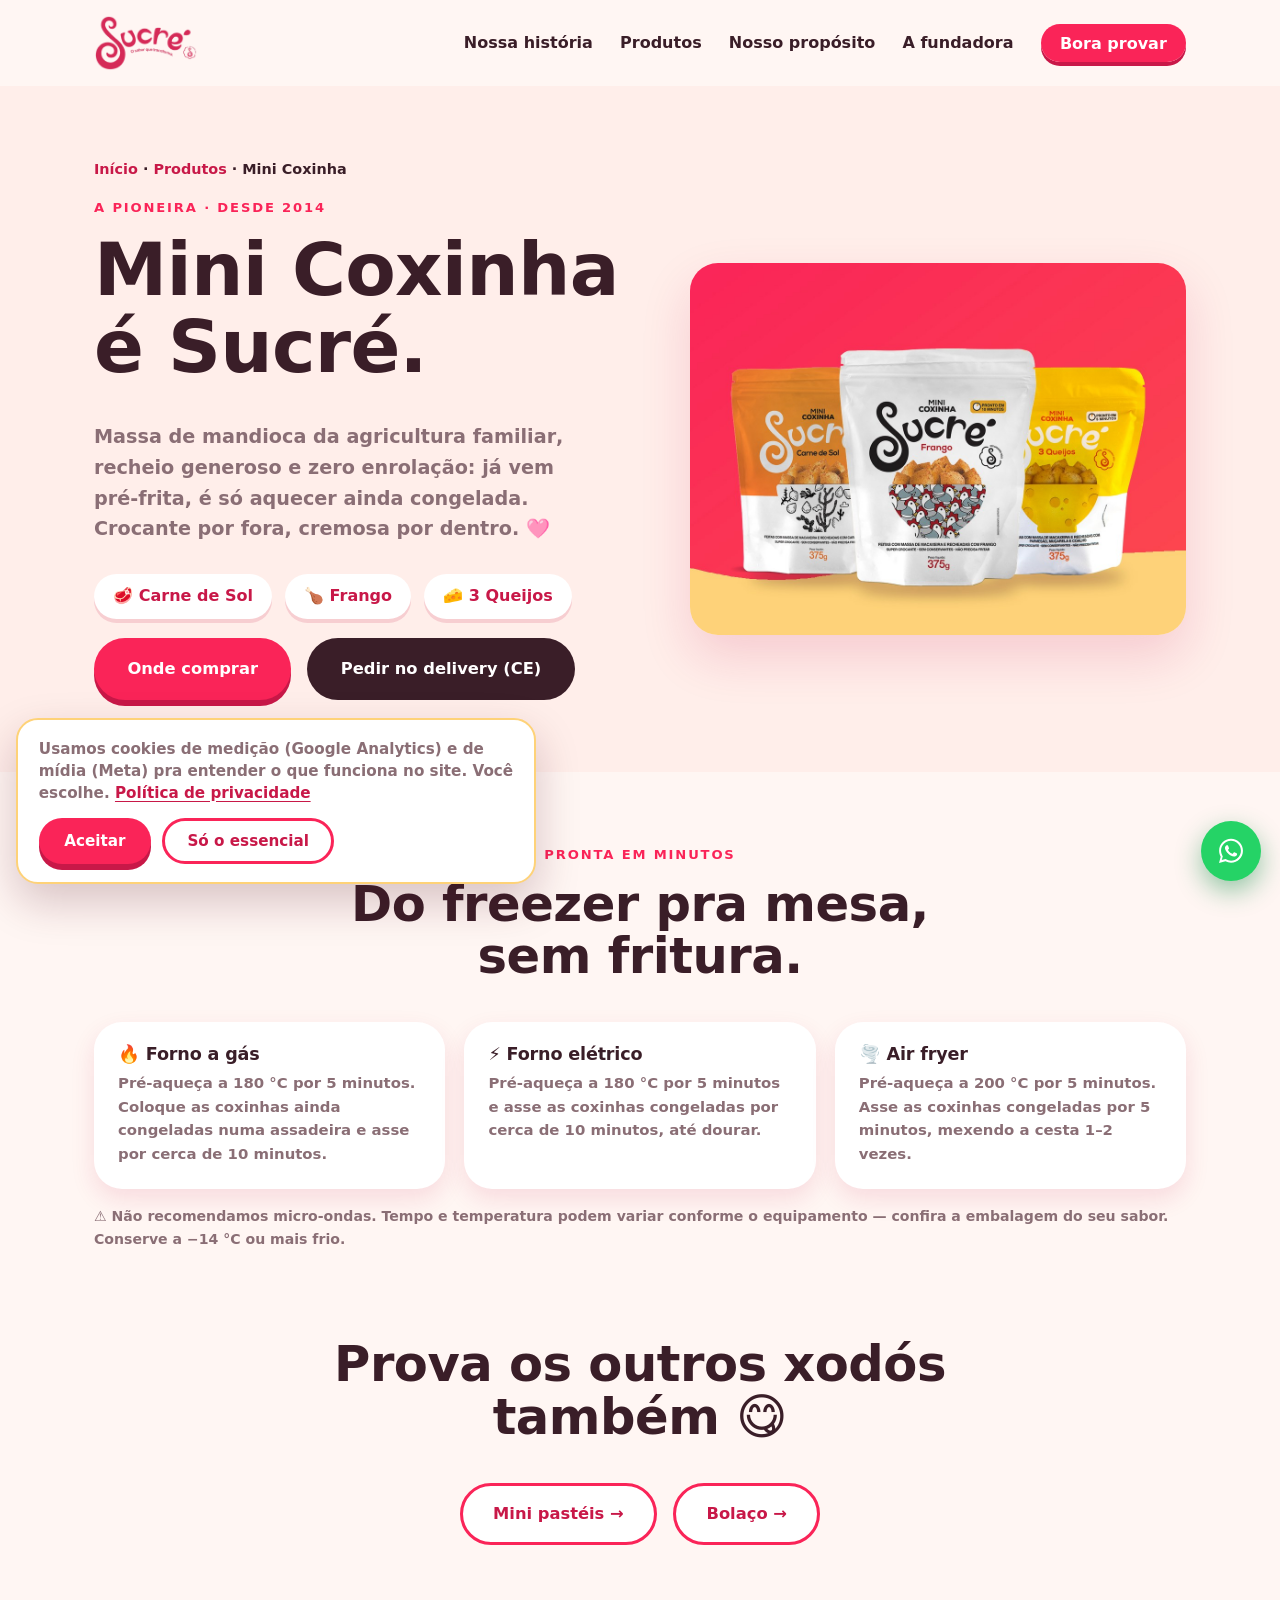
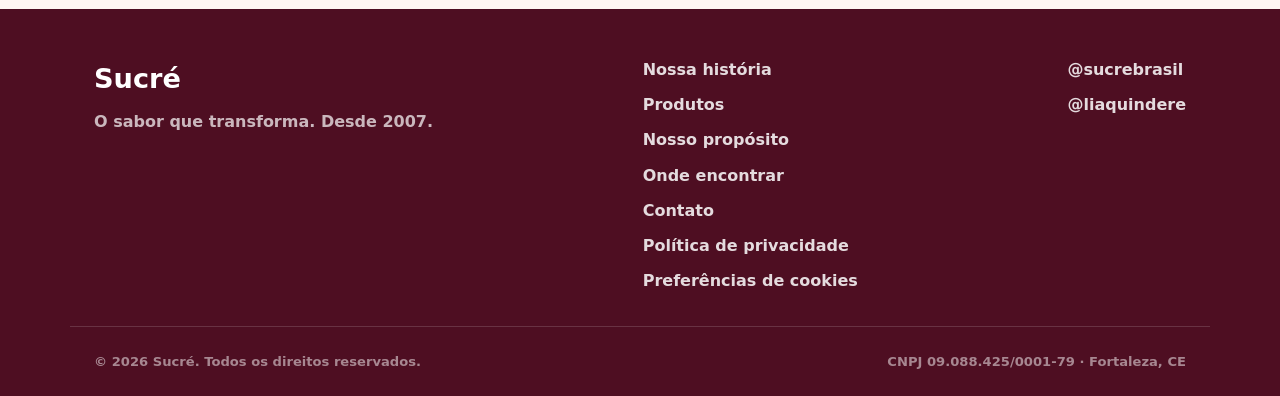
<file: minicoxinha.html>
<!doctype html>
<html lang="pt-BR">
<head>
  <meta charset="utf-8" />
  <script>
    window.dataLayer = window.dataLayer || [];
    function gtag(){ dataLayer.push(arguments); }
    (function () {
      var salvo = null;
      try { salvo = JSON.parse(localStorage.getItem('sucre_consent') || 'null'); } catch (e) {}
      var ok = salvo && salvo.analytics === true;
      gtag('consent', 'default', {
        ad_storage: ok ? 'granted' : 'denied',
        ad_user_data: ok ? 'granted' : 'denied',
        ad_personalization: ok ? 'granted' : 'denied',
        analytics_storage: ok ? 'granted' : 'denied',
        functionality_storage: 'granted',
        security_storage: 'granted',
        wait_for_update: 500
      });
    })();
  </script>
  <!-- Google Tag Manager -->
  <script>(function(w,d,s,l,i){w[l]=w[l]||[];w[l].push({'gtm.start':
  new Date().getTime(),event:'gtm.js'});var f=d.getElementsByTagName(s)[0],
  j=d.createElement(s),dl=l!='dataLayer'?'&l='+l:'';j.async=true;j.src=
  'https://www.googletagmanager.com/gtm.js?id='+i+dl;f.parentNode.insertBefore(j,f);
  })(window,document,'script','dataLayer','GTM-T6TP9B7V');</script>
  <!-- End Google Tag Manager -->
  <meta name="viewport" content="width=device-width, initial-scale=1" />
  <title>Mini Coxinha Congelada Sucré — Carne de Sol, Frango e 3 Queijos</title>
  <meta name="description" content="Mini coxinha congelada premium com massa de mandioca da agricultura familiar. Sabores carne de sol, frango e 3 queijos. Pronta em minutos no forno ou na airfryer — sem fritura." />
  <link rel="canonical" href="https://sucre.com.br/minicoxinha" />
  <meta http-equiv="Content-Security-Policy" content="
  default-src 'self';
  script-src 'self' 'unsafe-inline' https://www.googletagmanager.com https://www.google-analytics.com https://connect.facebook.net;
  connect-src 'self' https://www.google-analytics.com https://*.google-analytics.com https://*.analytics.google.com https://www.googletagmanager.com https://*.facebook.com https://connect.facebook.net https://stats.g.doubleclick.net;
  img-src 'self' data: https://tile.openstreetmap.org https://*.tile.openstreetmap.org https://www.google-analytics.com https://*.google-analytics.com https://www.googletagmanager.com https://www.facebook.com https://*.facebook.com;
  frame-src https://www.googletagmanager.com https://www.facebook.com;
  style-src 'self' 'unsafe-inline' https://fonts.googleapis.com;
  font-src https://fonts.gstatic.com;
  base-uri 'self';
  form-action 'self' https://wa.me
" />
  <meta property="og:title" content="Mini Coxinha é Sucré — a original de mandioca, desde 2014" />
  <meta property="og:description" content="Massa de mandioca da agricultura familiar, pronta em minutos no forno ou na airfryer." />
  <meta property="og:type" content="product" />
  <meta property="og:url" content="https://sucre.com.br/minicoxinha" />
  <meta property="og:image" content="https://sucre.com.br/images/card-coxinha.jpg" />
  <link rel="icon" type="image/png" href="images/favicon.png" />
  <link rel="preconnect" href="https://fonts.googleapis.com" />
  <link rel="preconnect" href="https://fonts.gstatic.com" crossorigin />
  <link href="https://fonts.googleapis.com/css2?family=Fredoka:wght@400;500;600;700&family=Nunito:wght@400;600;700;800&display=swap" rel="stylesheet" />
  <link rel="stylesheet" href="styles.css?v=16" />
</head>
<body>
  <!-- Google Tag Manager (noscript) -->
  <noscript><iframe src="https://www.googletagmanager.com/ns.html?id=GTM-T6TP9B7V"
  height="0" width="0" style="display:none;visibility:hidden"></iframe></noscript>
  <!-- End Google Tag Manager (noscript) -->
  <a class="skip-link" href="#conteudo">Pular para o conteúdo</a>

  <header class="site-header" id="topo">
    <div class="container header__inner">
      <a class="brand" href="index.html" aria-label="Sucré, página inicial">
        <img class="brand-logo" src="images/logo-nav.png" alt="Sucré, o sabor que transforma" width="224" height="121" />
      </a>
      <nav class="nav" aria-label="Menu principal">
        <button class="nav__toggle" aria-expanded="false" aria-controls="menu" aria-label="Abrir menu">
          <span></span><span></span><span></span>
        </button>
        <ul class="nav__list" id="menu">
          <li><a href="index.html#historia">Nossa história</a></li>
          <li><a href="index.html#produtos">Produtos</a></li>
          <li><a href="index.html#causa">Nosso propósito</a></li>
          <li><a href="index.html#fundadora">A fundadora</a></li>
          <li><a class="nav__cta" href="onde-encontrar.html">Bora provar</a></li>
        </ul>
      </nav>
    </div>
  </header>

  <main id="conteudo">
    <section class="phero">
      <div class="container">
        <p class="crumbs"><a href="index.html">Início</a> · <a href="index.html#produtos">Produtos</a> · Mini Coxinha</p>
        <div class="phero__inner">
          <div>
            <p class="eyebrow">A pioneira · desde 2014</p>
            <h1>Mini Coxinha é Sucré.</h1>
            <p class="hero__sub">Massa de <strong>mandioca da agricultura familiar</strong>, recheio generoso e zero enrolação: já vem pré-frita, é só aquecer ainda congelada. Crocante por fora, cremosa por dentro. 🩷</p>
            <div class="flavors" aria-label="Sabores disponíveis">
              <span class="flavor">🥩 Carne de Sol</span>
              <span class="flavor">🍗 Frango</span>
              <span class="flavor">🧀 3 Queijos</span>
            </div>
            <div class="hero__actions">
              <a class="btn btn--primary" href="onde-encontrar.html">Onde comprar</a>
              <a class="btn btn--dark" href="https://wa.me/5585998620312" target="_blank" rel="noopener">Pedir no delivery (CE)</a>
            </div>
          </div>
          <img class="phero__media" src="images/card-coxinha.jpg?v=4" alt="Três embalagens de mini coxinha Sucré, sabores carne de sol, frango e 3 queijos, sobre o degradê rosa da marca" width="1080" height="810" fetchpriority="high" />
        </div>
      </div>
    </section>

    <section class="prep">
      <div class="container">
        <div class="section-head section-head--center">
          <p class="eyebrow">Pronta em minutos</p>
          <h2>Do freezer pra mesa, sem fritura.</h2>
        </div>
        <div class="prep__grid">
          <div class="prep__card"><h3>🔥 Forno a gás</h3><p>Pré-aqueça a 180 °C por 5 minutos. Coloque as coxinhas ainda congeladas numa assadeira e asse por cerca de 10 minutos.</p></div>
          <div class="prep__card"><h3>⚡ Forno elétrico</h3><p>Pré-aqueça a 180 °C por 5 minutos e asse as coxinhas congeladas por cerca de 10 minutos, até dourar.</p></div>
          <div class="prep__card"><h3>🌪️ Air fryer</h3><p>Pré-aqueça a 200 °C por 5 minutos. Asse as coxinhas congeladas por 5 minutos, mexendo a cesta 1–2 vezes.</p></div>
        </div>
        <p class="prep__nota">⚠️ Não recomendamos micro-ondas. Tempo e temperatura podem variar conforme o equipamento — confira a embalagem do seu sabor. Conserve a −14 °C ou mais frio.</p>
      </div>
    </section>

    <section class="pnav">
      <div class="container">
        <div class="section-head section-head--center"><h2>Prova os outros xodós também 😋</h2></div>
        <div class="pnav__grid">
          <a class="btn btn--ghost" href="minipasteis.html">Mini pastéis →</a>
          <a class="btn btn--ghost" href="bolaco.html">Bolaço →</a>
        </div>
      </div>
    </section>
  </main>

  <footer class="site-footer">
    <div class="container footer__inner">
      <div>
        <span class="brand--footer">Sucré</span>
        <p class="footer__tag">O sabor que transforma. Desde 2007.</p>
      </div>
      <nav aria-label="Links do rodapé">
        <ul class="footer__links">
          <li><a href="index.html#historia">Nossa história</a></li>
          <li><a href="index.html#produtos">Produtos</a></li>
          <li><a href="index.html#causa">Nosso propósito</a></li>
          <li><a href="onde-encontrar.html">Onde encontrar</a></li>
          <li><a href="index.html#contato">Contato</a></li>
          <li><a href="privacidade.html">Política de privacidade</a></li>
          <li><a href="#" id="abrir-consentimento">Preferências de cookies</a></li>
        </ul>
      </nav>
      <div class="footer__social">
        <a href="https://instagram.com/sucrebrasil" target="_blank" rel="noopener">@sucrebrasil</a>
        <a href="https://instagram.com/liaquindere" target="_blank" rel="noopener">@liaquindere</a>
      </div>
    </div>
    <div class="container footer__legal">
      <span>© <span id="ano"></span> Sucré. Todos os direitos reservados.</span>
      <span>CNPJ 09.088.425/0001-79 · Fortaleza, CE</span>
    </div>
  </footer>

  <a class="zap-float" href="https://wa.me/5585999978713" target="_blank" rel="noopener" aria-label="Falar com o atendimento da Sucré no WhatsApp">
    <svg viewBox="0 0 32 32" width="30" height="30" fill="currentColor" aria-hidden="true"><path d="M16.04 3C9.02 3 3.32 8.7 3.32 15.72c0 2.24.59 4.42 1.7 6.35L3.2 28.8l6.9-1.79a12.66 12.66 0 0 0 5.94 1.5h.01c7.01 0 12.72-5.7 12.72-12.72S23.06 3 16.04 3zm0 23.36h-.01a10.6 10.6 0 0 1-5.4-1.48l-.39-.23-4.09 1.06 1.1-3.99-.26-.41a10.55 10.55 0 0 1-1.62-5.6c0-5.84 4.76-10.6 10.61-10.6 5.84 0 10.6 4.76 10.6 10.6s-4.75 10.65-10.54 10.65zm5.81-7.93c-.32-.16-1.88-.93-2.17-1.03-.29-.11-.5-.16-.72.16-.21.32-.82 1.03-1 1.24-.19.21-.37.24-.69.08-.32-.16-1.34-.5-2.56-1.58-.95-.85-1.58-1.89-1.77-2.21-.19-.32-.02-.49.14-.65.14-.14.32-.37.48-.56.16-.19.21-.32.32-.53.11-.21.05-.4-.03-.56-.08-.16-.72-1.72-.98-2.36-.26-.62-.52-.54-.72-.55l-.61-.01c-.21 0-.56.08-.85.4-.29.32-1.12 1.09-1.12 2.65s1.14 3.08 1.3 3.29c.16.21 2.25 3.44 5.45 4.82.76.33 1.36.53 1.82.67.77.24 1.46.21 2.01.13.61-.09 1.88-.77 2.14-1.51.26-.74.26-1.38.19-1.51-.08-.13-.29-.21-.61-.37z"/></svg>
  </a>

  <script src="tracking.js?v=1"></script>
  <script src="script.js"></script>
</body>
</html>
</file>
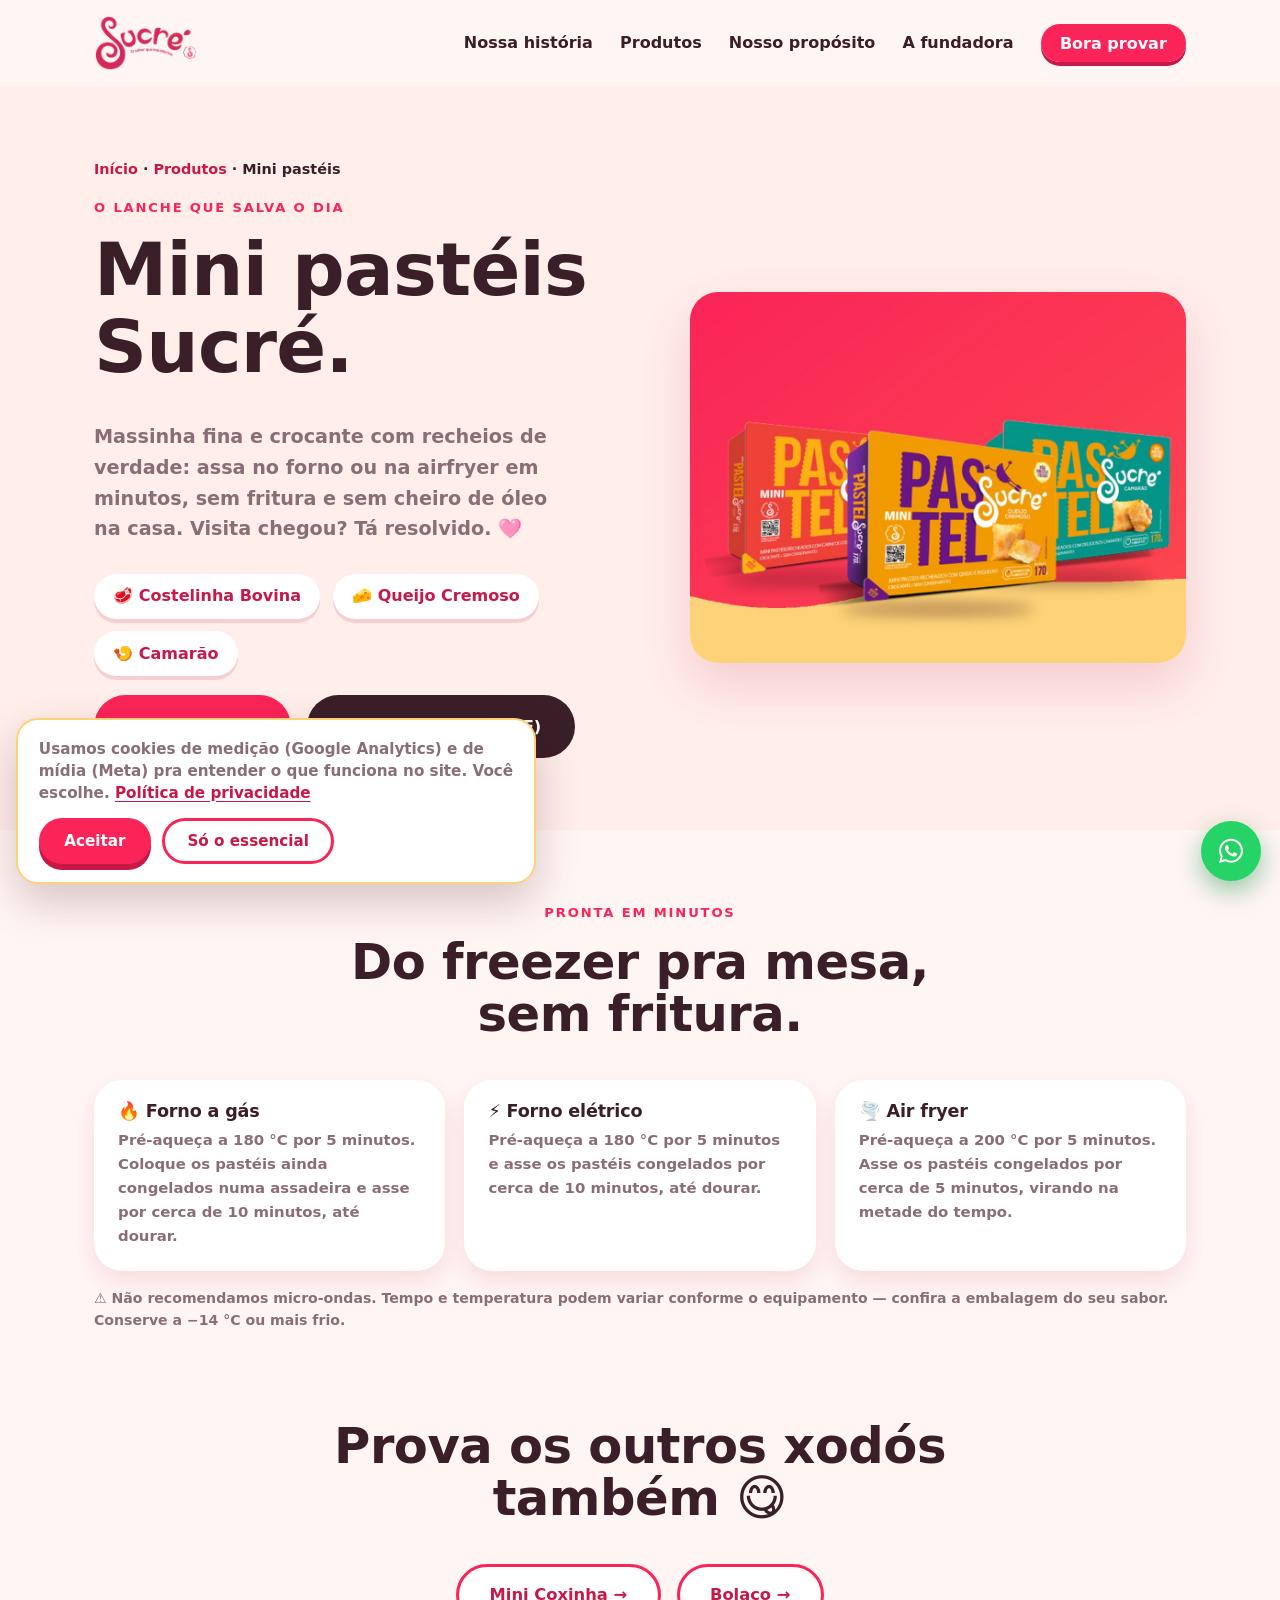
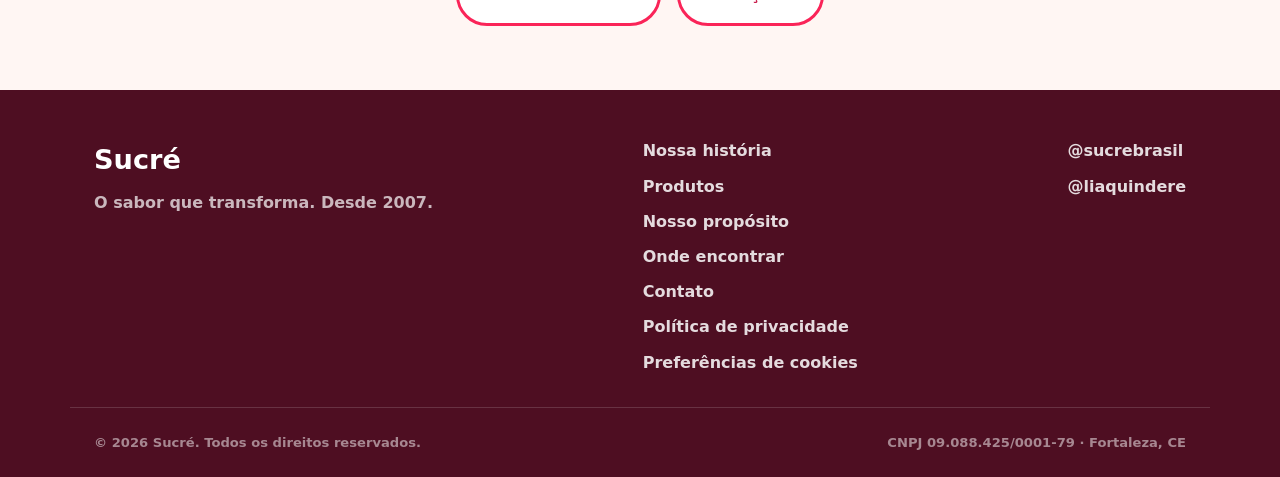
<file: minipasteis.html>
<!doctype html>
<html lang="pt-BR">
<head>
  <meta charset="utf-8" />
  <script>
    window.dataLayer = window.dataLayer || [];
    function gtag(){ dataLayer.push(arguments); }
    (function () {
      var salvo = null;
      try { salvo = JSON.parse(localStorage.getItem('sucre_consent') || 'null'); } catch (e) {}
      var ok = salvo && salvo.analytics === true;
      gtag('consent', 'default', {
        ad_storage: ok ? 'granted' : 'denied',
        ad_user_data: ok ? 'granted' : 'denied',
        ad_personalization: ok ? 'granted' : 'denied',
        analytics_storage: ok ? 'granted' : 'denied',
        functionality_storage: 'granted',
        security_storage: 'granted',
        wait_for_update: 500
      });
    })();
  </script>
  <!-- Google Tag Manager -->
  <script>(function(w,d,s,l,i){w[l]=w[l]||[];w[l].push({'gtm.start':
  new Date().getTime(),event:'gtm.js'});var f=d.getElementsByTagName(s)[0],
  j=d.createElement(s),dl=l!='dataLayer'?'&l='+l:'';j.async=true;j.src=
  'https://www.googletagmanager.com/gtm.js?id='+i+dl;f.parentNode.insertBefore(j,f);
  })(window,document,'script','dataLayer','GTM-T6TP9B7V');</script>
  <!-- End Google Tag Manager -->
  <meta name="viewport" content="width=device-width, initial-scale=1" />
  <title>Mini Pastel Congelado Sucré — Costelinha, Queijo Cremoso e Camarão</title>
  <meta name="description" content="Mini pastel congelado premium Sucré: costelinha bovina, queijo cremoso e camarão. Assa no forno ou na airfryer em minutos — crocante, sem fritura e sem bagunça na cozinha." />
  <link rel="canonical" href="https://sucre.com.br/minipasteis" />
  <meta http-equiv="Content-Security-Policy" content="
  default-src 'self';
  script-src 'self' 'unsafe-inline' https://www.googletagmanager.com https://www.google-analytics.com https://connect.facebook.net;
  connect-src 'self' https://www.google-analytics.com https://*.google-analytics.com https://*.analytics.google.com https://www.googletagmanager.com https://*.facebook.com https://connect.facebook.net https://stats.g.doubleclick.net;
  img-src 'self' data: https://tile.openstreetmap.org https://*.tile.openstreetmap.org https://www.google-analytics.com https://*.google-analytics.com https://www.googletagmanager.com https://www.facebook.com https://*.facebook.com;
  frame-src https://www.googletagmanager.com https://www.facebook.com;
  style-src 'self' 'unsafe-inline' https://fonts.googleapis.com;
  font-src https://fonts.gstatic.com;
  base-uri 'self';
  form-action 'self' https://wa.me
" />
  <meta property="og:title" content="Mini pastéis Sucré — o lanche que salva o dia" />
  <meta property="og:description" content="Costelinha bovina, queijo cremoso e camarão. Prontos em minutos, no forno ou na airfryer." />
  <meta property="og:type" content="product" />
  <meta property="og:url" content="https://sucre.com.br/minipasteis" />
  <meta property="og:image" content="https://sucre.com.br/images/card-pastel.jpg" />
  <link rel="icon" type="image/png" href="images/favicon.png" />
  <link rel="preconnect" href="https://fonts.googleapis.com" />
  <link rel="preconnect" href="https://fonts.gstatic.com" crossorigin />
  <link href="https://fonts.googleapis.com/css2?family=Fredoka:wght@400;500;600;700&family=Nunito:wght@400;600;700;800&display=swap" rel="stylesheet" />
  <link rel="stylesheet" href="styles.css?v=16" />
</head>
<body>
  <!-- Google Tag Manager (noscript) -->
  <noscript><iframe src="https://www.googletagmanager.com/ns.html?id=GTM-T6TP9B7V"
  height="0" width="0" style="display:none;visibility:hidden"></iframe></noscript>
  <!-- End Google Tag Manager (noscript) -->
  <a class="skip-link" href="#conteudo">Pular para o conteúdo</a>

  <header class="site-header" id="topo">
    <div class="container header__inner">
      <a class="brand" href="index.html" aria-label="Sucré, página inicial">
        <img class="brand-logo" src="images/logo-nav.png" alt="Sucré, o sabor que transforma" width="224" height="121" />
      </a>
      <nav class="nav" aria-label="Menu principal">
        <button class="nav__toggle" aria-expanded="false" aria-controls="menu" aria-label="Abrir menu">
          <span></span><span></span><span></span>
        </button>
        <ul class="nav__list" id="menu">
          <li><a href="index.html#historia">Nossa história</a></li>
          <li><a href="index.html#produtos">Produtos</a></li>
          <li><a href="index.html#causa">Nosso propósito</a></li>
          <li><a href="index.html#fundadora">A fundadora</a></li>
          <li><a class="nav__cta" href="onde-encontrar.html">Bora provar</a></li>
        </ul>
      </nav>
    </div>
  </header>

  <main id="conteudo">
    <section class="phero">
      <div class="container">
        <p class="crumbs"><a href="index.html">Início</a> · <a href="index.html#produtos">Produtos</a> · Mini pastéis</p>
        <div class="phero__inner">
          <div>
            <p class="eyebrow">O lanche que salva o dia</p>
            <h1>Mini pastéis Sucré.</h1>
            <p class="hero__sub">Massinha fina e crocante com <strong>recheios de verdade</strong>: assa no forno ou na airfryer em minutos, sem fritura e sem cheiro de óleo na casa. Visita chegou? Tá resolvido. 🩷</p>
            <div class="flavors" aria-label="Sabores disponíveis">
              <span class="flavor">🥩 Costelinha Bovina</span>
              <span class="flavor">🧀 Queijo Cremoso</span>
              <span class="flavor">🍤 Camarão</span>
            </div>
            <div class="hero__actions">
              <a class="btn btn--primary" href="onde-encontrar.html">Onde comprar</a>
              <a class="btn btn--dark" href="https://wa.me/5585998620312" target="_blank" rel="noopener">Pedir no delivery (CE)</a>
            </div>
          </div>
          <img class="phero__media" src="images/card-pastel.jpg?v=5" alt="Três embalagens de mini pastel Sucré, sabores costelinha bovina, queijo cremoso e camarão, sobre o degradê rosa da marca" width="1080" height="810" fetchpriority="high" />
        </div>
      </div>
    </section>

    <section class="prep">
      <div class="container">
        <div class="section-head section-head--center">
          <p class="eyebrow">Pronta em minutos</p>
          <h2>Do freezer pra mesa, sem fritura.</h2>
        </div>
        <div class="prep__grid">
          <div class="prep__card"><h3>🔥 Forno a gás</h3><p>Pré-aqueça a 180 °C por 5 minutos. Coloque os pastéis ainda congelados numa assadeira e asse por cerca de 10 minutos, até dourar.</p></div>
          <div class="prep__card"><h3>⚡ Forno elétrico</h3><p>Pré-aqueça a 180 °C por 5 minutos e asse os pastéis congelados por cerca de 10 minutos, até dourar.</p></div>
          <div class="prep__card"><h3>🌪️ Air fryer</h3><p>Pré-aqueça a 200 °C por 5 minutos. Asse os pastéis congelados por cerca de 5 minutos, virando na metade do tempo.</p></div>
        </div>
        <p class="prep__nota">⚠️ Não recomendamos micro-ondas. Tempo e temperatura podem variar conforme o equipamento — confira a embalagem do seu sabor. Conserve a −14 °C ou mais frio.</p>
      </div>
    </section>

    <section class="pnav">
      <div class="container">
        <div class="section-head section-head--center"><h2>Prova os outros xodós também 😋</h2></div>
        <div class="pnav__grid">
          <a class="btn btn--ghost" href="minicoxinha.html">Mini Coxinha →</a>
          <a class="btn btn--ghost" href="bolaco.html">Bolaço →</a>
        </div>
      </div>
    </section>
  </main>

  <footer class="site-footer">
    <div class="container footer__inner">
      <div>
        <span class="brand--footer">Sucré</span>
        <p class="footer__tag">O sabor que transforma. Desde 2007.</p>
      </div>
      <nav aria-label="Links do rodapé">
        <ul class="footer__links">
          <li><a href="index.html#historia">Nossa história</a></li>
          <li><a href="index.html#produtos">Produtos</a></li>
          <li><a href="index.html#causa">Nosso propósito</a></li>
          <li><a href="onde-encontrar.html">Onde encontrar</a></li>
          <li><a href="index.html#contato">Contato</a></li>
          <li><a href="privacidade.html">Política de privacidade</a></li>
          <li><a href="#" id="abrir-consentimento">Preferências de cookies</a></li>
        </ul>
      </nav>
      <div class="footer__social">
        <a href="https://instagram.com/sucrebrasil" target="_blank" rel="noopener">@sucrebrasil</a>
        <a href="https://instagram.com/liaquindere" target="_blank" rel="noopener">@liaquindere</a>
      </div>
    </div>
    <div class="container footer__legal">
      <span>© <span id="ano"></span> Sucré. Todos os direitos reservados.</span>
      <span>CNPJ 09.088.425/0001-79 · Fortaleza, CE</span>
    </div>
  </footer>

  <a class="zap-float" href="https://wa.me/5585999978713" target="_blank" rel="noopener" aria-label="Falar com o atendimento da Sucré no WhatsApp">
    <svg viewBox="0 0 32 32" width="30" height="30" fill="currentColor" aria-hidden="true"><path d="M16.04 3C9.02 3 3.32 8.7 3.32 15.72c0 2.24.59 4.42 1.7 6.35L3.2 28.8l6.9-1.79a12.66 12.66 0 0 0 5.94 1.5h.01c7.01 0 12.72-5.7 12.72-12.72S23.06 3 16.04 3zm0 23.36h-.01a10.6 10.6 0 0 1-5.4-1.48l-.39-.23-4.09 1.06 1.1-3.99-.26-.41a10.55 10.55 0 0 1-1.62-5.6c0-5.84 4.76-10.6 10.61-10.6 5.84 0 10.6 4.76 10.6 10.6s-4.75 10.65-10.54 10.65zm5.81-7.93c-.32-.16-1.88-.93-2.17-1.03-.29-.11-.5-.16-.72.16-.21.32-.82 1.03-1 1.24-.19.21-.37.24-.69.08-.32-.16-1.34-.5-2.56-1.58-.95-.85-1.58-1.89-1.77-2.21-.19-.32-.02-.49.14-.65.14-.14.32-.37.48-.56.16-.19.21-.32.32-.53.11-.21.05-.4-.03-.56-.08-.16-.72-1.72-.98-2.36-.26-.62-.52-.54-.72-.55l-.61-.01c-.21 0-.56.08-.85.4-.29.32-1.12 1.09-1.12 2.65s1.14 3.08 1.3 3.29c.16.21 2.25 3.44 5.45 4.82.76.33 1.36.53 1.82.67.77.24 1.46.21 2.01.13.61-.09 1.88-.77 2.14-1.51.26-.74.26-1.38.19-1.51-.08-.13-.29-.21-.61-.37z"/></svg>
  </a>

  <script src="tracking.js?v=1"></script>
  <script src="script.js"></script>
</body>
</html>
</file>
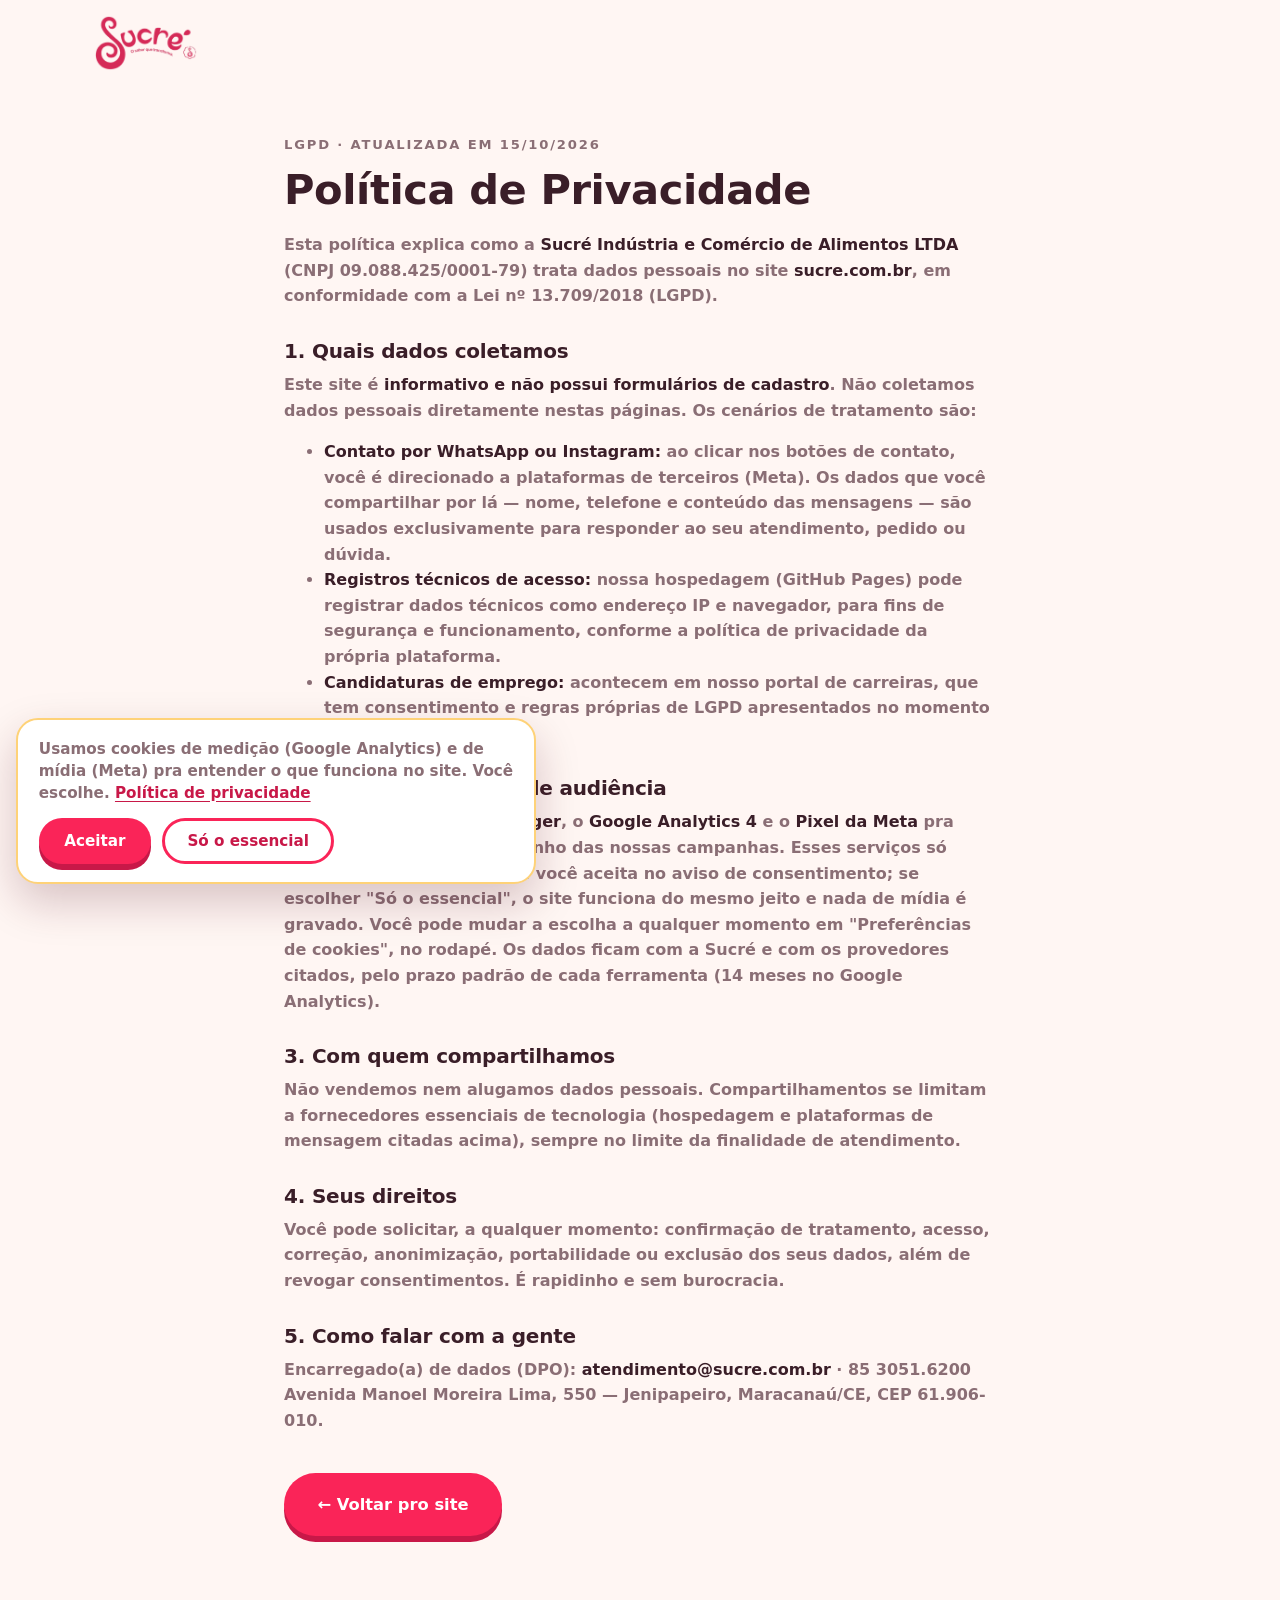
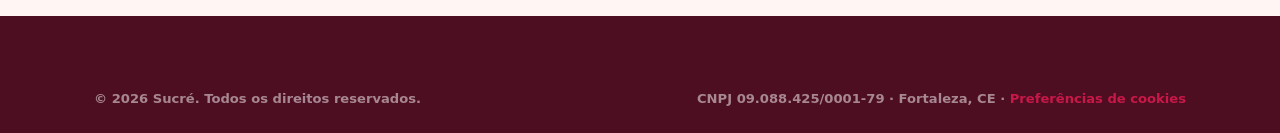
<file: privacidade.html>
<!doctype html>
<html lang="pt-BR">
<head>
  <meta charset="utf-8" />
  <script>
    window.dataLayer = window.dataLayer || [];
    function gtag(){ dataLayer.push(arguments); }
    (function () {
      var salvo = null;
      try { salvo = JSON.parse(localStorage.getItem('sucre_consent') || 'null'); } catch (e) {}
      var ok = salvo && salvo.analytics === true;
      gtag('consent', 'default', {
        ad_storage: ok ? 'granted' : 'denied',
        ad_user_data: ok ? 'granted' : 'denied',
        ad_personalization: ok ? 'granted' : 'denied',
        analytics_storage: ok ? 'granted' : 'denied',
        functionality_storage: 'granted',
        security_storage: 'granted',
        wait_for_update: 500
      });
    })();
  </script>
  <!-- Google Tag Manager -->
  <script>(function(w,d,s,l,i){w[l]=w[l]||[];w[l].push({'gtm.start':
  new Date().getTime(),event:'gtm.js'});var f=d.getElementsByTagName(s)[0],
  j=d.createElement(s),dl=l!='dataLayer'?'&l='+l:'';j.async=true;j.src=
  'https://www.googletagmanager.com/gtm.js?id='+i+dl;f.parentNode.insertBefore(j,f);
  })(window,document,'script','dataLayer','GTM-T6TP9B7V');</script>
  <!-- End Google Tag Manager -->
  <meta name="viewport" content="width=device-width, initial-scale=1" />
  <title>Política de Privacidade — Sucré</title>
  <meta name="description" content="Política de privacidade do site da Sucré Alimentos: quais dados tratamos, com que finalidade e como exercer seus direitos previstos na LGPD." />
  <link rel="canonical" href="https://sucre.com.br/privacidade" />
  <meta http-equiv="Content-Security-Policy" content="
  default-src 'self';
  script-src 'self' 'unsafe-inline' https://www.googletagmanager.com https://www.google-analytics.com https://connect.facebook.net;
  connect-src 'self' https://www.google-analytics.com https://*.google-analytics.com https://*.analytics.google.com https://www.googletagmanager.com https://*.facebook.com https://connect.facebook.net https://stats.g.doubleclick.net;
  img-src 'self' data: https://tile.openstreetmap.org https://*.tile.openstreetmap.org https://www.google-analytics.com https://*.google-analytics.com https://www.googletagmanager.com https://www.facebook.com https://*.facebook.com;
  frame-src https://www.googletagmanager.com https://www.facebook.com;
  style-src 'self' 'unsafe-inline' https://fonts.googleapis.com;
  font-src https://fonts.gstatic.com;
  base-uri 'self';
  form-action 'self' https://wa.me
" />
  <meta name="robots" content="noindex, follow" />
  <link rel="icon" type="image/png" href="images/favicon.png" />
  <link rel="preconnect" href="https://fonts.googleapis.com" />
  <link rel="preconnect" href="https://fonts.gstatic.com" crossorigin />
  <link href="https://fonts.googleapis.com/css2?family=Fredoka:wght@400;500;600;700&family=Nunito:wght@400;600;700;800&display=swap" rel="stylesheet" />
  <link rel="stylesheet" href="styles.css?v=16" />
  <style>.legal{max-width:760px;margin:0 auto;padding:3rem 1.5rem 4rem}.legal h1{font-size:clamp(1.9rem,4vw,2.6rem)}.legal h2{font-size:1.25rem;margin-top:2rem}.legal p,.legal li{color:var(--muted);font-weight:600}.legal strong{color:var(--ink)}</style>
</head>
<body>
  <!-- Google Tag Manager (noscript) -->
  <noscript><iframe src="https://www.googletagmanager.com/ns.html?id=GTM-T6TP9B7V"
  height="0" width="0" style="display:none;visibility:hidden"></iframe></noscript>
  <!-- End Google Tag Manager (noscript) -->
  <header class="site-header" id="topo">
    <div class="container header__inner">
      <a class="brand" href="index.html" aria-label="Sucré, página inicial">
        <img class="brand-logo" src="images/logo-nav.png" alt="Sucré, o sabor que transforma" width="224" height="121" />
      </a>
    </div>
  </header>

  <main class="legal">
    <p class="eyebrow">LGPD · atualizada em 15/10/2026</p>
    <h1>Política de Privacidade</h1>
    <p>Esta política explica como a <strong>Sucré Indústria e Comércio de Alimentos LTDA</strong> (CNPJ 09.088.425/0001-79) trata dados pessoais no site <strong>sucre.com.br</strong>, em conformidade com a Lei nº 13.709/2018 (LGPD).</p>

    <h2>1. Quais dados coletamos</h2>
    <p>Este site é <strong>informativo e não possui formulários de cadastro</strong>. Não coletamos dados pessoais diretamente nestas páginas. Os cenários de tratamento são:</p>
    <ul>
      <li><strong>Contato por WhatsApp ou Instagram:</strong> ao clicar nos botões de contato, você é direcionado a plataformas de terceiros (Meta). Os dados que você compartilhar por lá — nome, telefone e conteúdo das mensagens — são usados exclusivamente para responder ao seu atendimento, pedido ou dúvida.</li>
      <li><strong>Registros técnicos de acesso:</strong> nossa hospedagem (GitHub Pages) pode registrar dados técnicos como endereço IP e navegador, para fins de segurança e funcionamento, conforme a política de privacidade da própria plataforma.</li>
      <li><strong>Candidaturas de emprego:</strong> acontecem em nosso portal de carreiras, que tem consentimento e regras próprias de LGPD apresentados no momento da candidatura.</li>
    </ul>

    <h2>2. Cookies e medição de audiência</h2>
    <p>Usamos o <strong>Google Tag Manager</strong>, o <strong>Google Analytics 4</strong> e o <strong>Pixel da Meta</strong> pra medir audiência e desempenho das nossas campanhas. Esses serviços só gravam cookies depois que você aceita no aviso de consentimento; se escolher "Só o essencial", o site funciona do mesmo jeito e nada de mídia é gravado. Você pode mudar a escolha a qualquer momento em "Preferências de cookies", no rodapé. Os dados ficam com a Sucré e com os provedores citados, pelo prazo padrão de cada ferramenta (14 meses no Google Analytics).</p>

    <h2>3. Com quem compartilhamos</h2>
    <p>Não vendemos nem alugamos dados pessoais. Compartilhamentos se limitam a fornecedores essenciais de tecnologia (hospedagem e plataformas de mensagem citadas acima), sempre no limite da finalidade de atendimento.</p>

    <h2>4. Seus direitos</h2>
    <p>Você pode solicitar, a qualquer momento: confirmação de tratamento, acesso, correção, anonimização, portabilidade ou exclusão dos seus dados, além de revogar consentimentos. É rapidinho e sem burocracia.</p>

    <h2>5. Como falar com a gente</h2>
    <p>Encarregado(a) de dados (DPO): <strong>atendimento@sucre.com.br</strong> · 85 3051.6200<br />Avenida Manoel Moreira Lima, 550 — Jenipapeiro, Maracanaú/CE, CEP 61.906-010.</p>

    <p style="margin-top:2.5rem"><a class="btn btn--primary" href="index.html">← Voltar pro site</a></p>
  </main>

  <footer class="site-footer">
    <div class="container footer__legal">
      <span>© <span id="ano"></span> Sucré. Todos os direitos reservados.</span>
      <span>CNPJ 09.088.425/0001-79 · Fortaleza, CE · <a href="#" id="abrir-consentimento">Preferências de cookies</a></span>
    </div>
  </footer>
  <script src="tracking.js?v=1"></script>
  <script>document.getElementById('ano').textContent = new Date().getFullYear();</script>
</body>
</html>
</file>
<file: styles.css>
/* =========================================================
   SUCRÉ — folha de estilo (estilo divertido, blocos de cor)
   1) TOKENS  2) BASE  3) COMPONENTES  4) SEÇÕES  5) RESPONSIVO
   Paleta: rosa (predominante) + amarelo gema + menta (apoio)
   ========================================================= */

/* 1) TOKENS ------------------------------------------------ */
:root {
  --rosa:#FA2458; --rosa-escuro:#C81848; --coral:#FC4A4E; --rosa-claro:#FF979C;
  --gema:#FED278; --menta:#9FD9C6; --menta-clara:#C4FEDA;
  --rosa-deep:#A8143F; --berry:#4E0E22;
  --cream:#FFF6F3; --areia:#FFEEEA; --ink:#3A1E28; --muted:#8A6E75; --white:#fff;

  --font-head:'Fredoka', system-ui, sans-serif;   /* títulos arredondados */
  --font-body:'Nunito', system-ui, sans-serif;     /* corpo arredondado */

  --maxw:1140px;
  --radius:28px; --radius-lg:40px; --blob:46% 54% 58% 42% / 52% 44% 56% 48%;
  --shadow:0 22px 50px rgba(200,24,72,.16); --shadow-sm:0 10px 24px rgba(200,24,72,.12);
}

/* 2) BASE -------------------------------------------------- */
*{box-sizing:border-box}
html{scroll-behavior:smooth}
body{margin:0;font-family:var(--font-body);color:var(--ink);background:var(--cream);line-height:1.6;font-weight:400;-webkit-font-smoothing:antialiased}
h1,h2,h3{font-family:var(--font-head);line-height:1.05;margin:0 0 .5em;font-weight:700;letter-spacing:-.01em}
h1{font-size:clamp(2.6rem,6.5vw,4.6rem)}
h2{font-size:clamp(2rem,4.5vw,3.1rem)}
h3{font-size:1.35rem}
p{margin:0 0 1rem}
a{color:var(--rosa-escuro);text-decoration:none}
strong{font-weight:800}
img{max-width:100%;height:auto;display:block} /* height:auto: os atributos width/height ficam só como reserva de espaço */
.container{width:100%;max-width:var(--maxw);margin:0 auto;padding:0 1.5rem}
.eyebrow{font-family:var(--font-body);font-size:.82rem;font-weight:800;letter-spacing:.14em;text-transform:uppercase;color:var(--rosa);margin:0 0 .8rem}
.eyebrow--light{color:var(--gema)}
.skip-link{position:absolute;left:-999px;background:var(--ink);color:#fff;padding:.6rem 1rem;border-radius:8px;z-index:100}
.skip-link:focus{left:1rem;top:1rem}
:focus-visible{outline:3px solid var(--rosa);outline-offset:3px;border-radius:6px}

/* 3) COMPONENTES ------------------------------------------ */
.btn{display:inline-block;font-family:var(--font-body);font-weight:800;font-size:1.02rem;padding:.95rem 1.9rem;border-radius:999px;transition:transform .15s ease, box-shadow .15s ease;cursor:pointer;border:3px solid transparent}
.btn--primary{background:var(--rosa);color:#fff;box-shadow:0 6px 0 var(--rosa-escuro)}
.btn--primary:hover{transform:translateY(-2px);box-shadow:0 8px 0 var(--rosa-escuro)}
.btn--primary:active{transform:translateY(3px);box-shadow:0 3px 0 var(--rosa-escuro)}
.btn--ghost{background:#fff;color:var(--rosa-escuro);border-color:var(--rosa)}
.btn--ghost:hover{transform:translateY(-2px);box-shadow:var(--shadow-sm)}
.btn--dark{background:var(--ink);color:#fff}
.btn--dark:hover{transform:translateY(-2px);box-shadow:var(--shadow-sm)}
.link-arrow{display:inline-block;font-weight:800;margin-top:.5rem;color:var(--rosa-escuro)}
.link-arrow:hover{color:var(--coral)}
.section-head{max-width:680px;margin:0 0 2.5rem}
.section-head--center{margin:0 auto 2.5rem;text-align:center}
.media-note{font-family:var(--font-body);font-size:.78rem;font-weight:700;letter-spacing:.08em;text-transform:uppercase;color:rgba(255,255,255,.9)}
[role="img"]{background:linear-gradient(135deg,var(--rosa),var(--rosa-claro));display:flex;align-items:center;justify-content:center;border-radius:var(--radius)}
img.hero__media,img.card__media,img.story__media,img.founder__media{object-fit:cover;width:100%;display:block}
img.story__media{object-position:50% 26%}

/* 4) SEÇÕES ------------------------------------------------ */
/* Header + logo */
.site-header{position:sticky;top:0;z-index:50;background:rgba(255,246,243,.94);backdrop-filter:blur(8px)}
.header__inner{display:flex;align-items:center;justify-content:space-between;height:86px}
.brand{display:flex;align-items:center}
.brand-logo{height:56px;width:auto}
.brand--footer{font-family:var(--font-head);font-size:1.7rem;font-weight:700;color:#fff}
.nav__list{list-style:none;display:flex;align-items:center;gap:1.7rem;margin:0;padding:0}
.nav__list a{color:var(--ink);font-weight:700;font-size:1rem}
.nav__list a:hover{color:var(--rosa)}
.nav__cta{background:var(--rosa);color:#fff!important;padding:.6rem 1.2rem;border-radius:999px;box-shadow:0 4px 0 var(--rosa-escuro)}
.nav__cta:hover{transform:translateY(-1px)}
.nav__toggle{display:none;flex-direction:column;gap:5px;background:none;border:0;padding:8px;cursor:pointer}
.nav__toggle span{width:28px;height:3px;background:var(--ink);border-radius:3px}

/* Hero */
.hero{position:relative;overflow:hidden;padding:clamp(3rem,7vw,6rem) 0}
.hero__inner{position:relative;z-index:1;display:grid;grid-template-columns:1.05fr .95fr;gap:3rem;align-items:center}
.hero__sub{font-size:1.2rem;font-weight:600;color:var(--muted);max-width:36ch;margin-bottom:1.8rem}
.hero__actions{display:flex;gap:1rem;flex-wrap:wrap}
.hero h1 .hl{background:linear-gradient(transparent 58%, var(--gema) 58%);padding:0 .1em}
.hero__media{aspect-ratio:4/5;box-shadow:var(--shadow);background:linear-gradient(140deg,var(--rosa),var(--gema));border-radius:var(--blob)}
.deco{position:absolute;border-radius:50%;z-index:0;opacity:.55}
.deco--1{width:220px;height:220px;background:var(--gema);top:-60px;right:8%}
.deco--2{width:150px;height:150px;background:var(--menta);bottom:-40px;left:-30px}

/* Valores — bloco amarelo */
.values{background:var(--gema);border-radius:var(--radius-lg) var(--radius-lg) 0 0;padding:clamp(2.5rem,5vw,4rem) 0;text-align:center}
.values__title{color:var(--berry);margin-bottom:1.5rem}
.pills{list-style:none;display:flex;flex-wrap:wrap;gap:1rem;justify-content:center;margin:0;padding:0}
.pill{background:#fff;color:var(--rosa-escuro);font-weight:800;padding:.7rem 1.4rem;border-radius:999px;box-shadow:0 4px 0 rgba(200,24,72,.18)}

/* Story */
.story{padding:clamp(3.5rem,7vw,6rem) 0}
.story__inner{display:grid;grid-template-columns:.95fr 1.05fr;gap:3rem;align-items:center}
.story__media{aspect-ratio:1/1;box-shadow:var(--shadow);background:linear-gradient(135deg,var(--menta),var(--menta-clara));border-radius:58% 42% 46% 54% / 46% 54% 46% 54%}
.story__media .media-note{color:rgba(58,30,40,.55)}

/* Linha do tempo horizontal (modelo "years of tradition"):
   barra central com segmentos coloridos, anos colados na barra e
   balões de ícone alternando acima/abaixo, ligados por hastes. */
.tlx__title{text-align:center;margin:3.2rem 0 0;font-size:clamp(1.4rem,2.6vw,1.9rem)}
.tlx__sub{font-family:var(--font-body);font-weight:600;font-size:.9rem;color:var(--muted);letter-spacing:0}
.tlx{list-style:none;margin:1.6rem 0 0;padding:0;display:grid;grid-template-columns:repeat(6,1fr)}
.tlx__item{display:grid;grid-template-rows:1fr auto 1fr;position:relative}
.tlx__faixa{grid-row:2;height:16px;background:var(--tc);position:relative}
.tlx__item:first-child .tlx__faixa{border-radius:999px 0 0 999px}
.tlx__item:last-child .tlx__faixa{border-radius:0 999px 999px 0}
.tlx__year{position:absolute;left:50%;transform:translateX(-50%);font-family:var(--font-head);font-weight:700;font-size:clamp(1.3rem,2.6vw,2rem);color:var(--tc);line-height:1;white-space:nowrap}
.tlx__item--up .tlx__year{top:calc(100% + .35rem)}   /* conteúdo em cima → ano embaixo da barra */
.tlx__item--down .tlx__year{bottom:calc(100% + .35rem)} /* conteúdo embaixo → ano em cima da barra */
.tlx__conteudo{position:relative;display:flex;flex-direction:column;align-items:center;text-align:center;padding:0 .55rem;z-index:1}
.tlx__item--up .tlx__conteudo{grid-row:1;justify-content:flex-end;padding-bottom:2.6rem}
.tlx__item--down .tlx__conteudo{grid-row:3;justify-content:flex-start;padding-top:2.6rem;flex-direction:column-reverse}
/* haste que liga o balão à barra */
.tlx__conteudo::after{content:"";position:absolute;left:50%;transform:translateX(-50%);width:3px;background:var(--tc);z-index:-1}
.tlx__item--up .tlx__conteudo::after{bottom:0;height:2.4rem}
.tlx__item--down .tlx__conteudo::after{top:0;height:2.4rem}
.tlx__bubble{display:flex;align-items:center;justify-content:center;width:64px;height:64px;border-radius:50%;background:var(--tc);font-size:1.7rem;box-shadow:0 8px 18px rgba(78,14,34,.18);margin:.4rem 0}
.tlx__bubble img{height:46px;width:auto} /* mascotinho do brandbook dentro do balão */
.tlx__conteudo p{margin:0;color:var(--muted);font-weight:600;font-size:.83rem;line-height:1.45;max-width:21ch}
.tlx__conteudo strong{color:var(--ink)}
.tlx__item--hoje .tlx__conteudo p{color:var(--ink)}
@media (max-width:900px){
  /* no celular a linha vira vertical: barra à esquerda, cartões à direita */
  .tlx{grid-template-columns:1fr;gap:1.1rem;position:relative;padding-left:2.2rem}
  .tlx::before{content:"";position:absolute;left:.65rem;top:0;bottom:0;width:6px;border-radius:999px;background:linear-gradient(180deg,#FA2458,#FC4A4E,#F98134,#FDBA3B,#FED278,#4E0E22)}
  .tlx__item{display:flex;flex-direction:column;position:relative;background:#fff;border-radius:var(--radius);padding:1.2rem 1.3rem;box-shadow:var(--shadow-sm)}
  .tlx__item::before{content:"";position:absolute;left:-1.92rem;top:1.45rem;width:16px;height:16px;border-radius:50%;background:var(--tc);box-shadow:0 0 0 4px var(--cream)}
  .tlx__faixa{order:0;height:auto;background:none}
  .tlx__year{position:static;transform:none;display:inline-block;font-size:1.35rem;margin-bottom:.3rem}
  .tlx__conteudo{order:1;flex-direction:row!important;align-items:center;gap:.9rem;text-align:left;padding:0!important;justify-content:flex-start!important}
  .tlx__conteudo::after{display:none}
  .tlx__bubble{flex:0 0 auto;width:46px;height:46px;font-size:1.2rem;margin:0}
  .tlx__bubble img{height:32px}
  .tlx__conteudo p{max-width:none;font-size:.95rem}
}

/* Produtos */
.products{padding:clamp(3.5rem,7vw,6rem) 0;background:var(--areia)}
.products__grid{display:grid;grid-template-columns:repeat(3,1fr);gap:1.5rem}
.card{background:#fff;border-radius:var(--radius);overflow:hidden;box-shadow:var(--shadow-sm);transition:transform .18s ease, box-shadow .18s ease}
.card:hover{transform:translateY(-6px) rotate(-1deg);box-shadow:var(--shadow)}
.card__media{aspect-ratio:4/3;border-radius:0;background:linear-gradient(150deg,var(--rosa),var(--coral))}
.card:nth-child(2) .card__media{background:linear-gradient(150deg,var(--coral),var(--gema))}
.card:nth-child(3) .card__media{background:linear-gradient(150deg,var(--rosa),var(--rosa-claro))}
.card:nth-child(4) .card__media{background:linear-gradient(150deg,var(--menta),var(--menta-clara))}
.card__body{padding:1.2rem 1.4rem 1.6rem}
.card__body h3{margin:0 0 .4rem}
.card__body p{color:var(--muted);font-weight:600;font-size:.95rem;margin:0}

/* Mapa de presença (seção contato) */
.contact__mapa{display:block;width:min(540px,88%);margin:1.8rem auto 2rem;filter:drop-shadow(0 10px 24px rgba(78,14,34,.14))}

/* Mascotinhos do brandbook */
.mascote{display:block;width:auto}
.section-head .mascote{height:72px;margin:0 auto .8rem}
.contact .mascote{height:72px;margin:0 auto 1rem}
.mascotes{display:flex;justify-content:center;align-items:flex-end;gap:clamp(1.2rem,4vw,2.6rem);margin:2.4rem 0 .4rem;flex-wrap:wrap}
.mascotes img{height:clamp(54px,7vw,82px);width:auto;animation:bob 2.8s ease-in-out infinite}
.mascotes img:nth-child(2){animation-delay:.35s}
.mascotes img:nth-child(3){animation-delay:.7s}
.mascotes img:nth-child(4){animation-delay:1.05s}
@keyframes bob{0%,100%{transform:translateY(0)}50%{transform:translateY(-9px)}}
@media (prefers-reduced-motion:reduce){.mascotes img{animation:none}}

/* Nosso propósito, bloco rosa */
.cause{background:var(--rosa);color:#fff;border-radius:var(--radius-lg) var(--radius-lg) 0 0;padding:clamp(3.5rem,8vw,6rem) 0}
.cause__inner{max-width:760px}
.cause h2{color:#fff}
.cause p{color:rgba(255,255,255,.95);font-size:1.1rem;font-weight:600}
.cause strong{color:var(--gema);font-weight:800}
.stats{display:flex;gap:3rem;margin-top:2rem;flex-wrap:wrap}
.stat__num{display:block;font-family:var(--font-head);font-weight:700;font-size:3rem;color:var(--gema);line-height:1}
.stat__label{color:rgba(255,255,255,.9);font-weight:600;font-size:.95rem}
.cause__selo{margin-top:2rem;display:inline-block;font-weight:800;letter-spacing:.06em;text-transform:uppercase;font-size:.82rem;color:var(--rosa);background:var(--gema);padding:.6rem 1.2rem;border-radius:999px}

/* Fundadora */
.founder{padding:clamp(3.5rem,7vw,6rem) 0}
.founder__inner{display:grid;grid-template-columns:.9fr 1.1fr;gap:3rem;align-items:center}
.founder__media{aspect-ratio:3/4;box-shadow:var(--shadow);background:linear-gradient(135deg,var(--rosa-claro),var(--gema));border-radius:52% 48% 40% 60% / 55% 50% 50% 45%}
.founder__media .media-note{color:rgba(255,255,255,.9)}
.founder blockquote{font-family:var(--font-head);font-weight:600;font-size:clamp(1.7rem,3.4vw,2.5rem);color:var(--rosa);margin:0 0 1rem;line-height:1.2}

/* Contato — bloco menta */
.contact{background:var(--menta);border-radius:var(--radius-lg) var(--radius-lg) 0 0;padding:clamp(3.5rem,7vw,5.5rem) 0;text-align:center}
.contact h2{color:var(--berry)}
.contact__lead{color:#2f5f52;font-weight:700;max-width:48ch;margin:0 auto 1.5rem}
.contact__actions{display:flex;gap:1rem;justify-content:center;flex-wrap:wrap}

/* Rodapé */
.site-footer{background:var(--berry);color:rgba(255,255,255,.85);padding:3rem 0 1.5rem}
.footer__inner{display:flex;justify-content:space-between;gap:2rem;flex-wrap:wrap;padding-bottom:2rem;border-bottom:1px solid rgba(255,255,255,.15)}
.footer__tag{color:rgba(255,255,255,.7);font-weight:600;max-width:32ch;margin:.5rem 0 0}
.footer__links{list-style:none;display:flex;flex-direction:column;gap:.6rem;margin:0;padding:0}
.footer__links a,.footer__social a{color:rgba(255,255,255,.85);font-weight:600}
.footer__links a:hover,.footer__social a:hover{color:var(--gema)}
.footer__social{display:flex;flex-direction:column;gap:.6rem}
.footer__legal{display:flex;justify-content:space-between;gap:1rem;flex-wrap:wrap;color:rgba(255,255,255,.5);font-size:.82rem;font-weight:600;padding-top:1.5rem}

/* WhatsApp flutuante */
.zap-float{position:fixed;right:1.2rem;bottom:1.2rem;z-index:80;display:flex;align-items:center;justify-content:center;
  width:60px;height:60px;border-radius:50%;background:#25D366;color:#fff;
  box-shadow:0 10px 26px rgba(18,140,70,.45);transition:transform .15s ease, box-shadow .15s ease}
.zap-float:hover{transform:translateY(-3px) scale(1.06);box-shadow:0 14px 30px rgba(18,140,70,.55);color:#fff}
.zap-float:active{transform:scale(.96)}
@media print{.zap-float{display:none}}

/* Cards de produto clicáveis (subpáginas) */
.card__link{display:block;color:inherit}
.card__link:hover{color:inherit}
.card__body .link-arrow{margin-top:.6rem;font-size:.92rem}
.anchor-alias{position:relative;top:-96px;display:block;height:0}

/* Appetite appeal — "saiu do forno" (fotos do ensaio jan/26, retrato) */
.appetite{padding:clamp(3rem,6vw,5rem) 0;background:#fff}
.appetite__grid{display:grid;grid-template-columns:repeat(3,1fr);gap:1.2rem}
.appetite__grid img{width:100%;aspect-ratio:4/5;object-fit:cover;border-radius:var(--radius);box-shadow:var(--shadow-sm);transition:transform .18s ease}
.appetite__grid img:hover{transform:scale(1.02) rotate(-.5deg)}
@media (max-width:900px){.appetite__grid{grid-template-columns:1fr}.appetite__grid img{aspect-ratio:4/3}}
/* hover-swap dos cards: quando existir a foto do produto pronto */
img.card__media--pronto{display:none}
.card:hover img.card__media--pronto{display:block}
.card:hover img.card__media--pronto + img.card__media{display:none}

/* Páginas de produto */
.phero{padding:clamp(2.5rem,6vw,4.5rem) 0;background:var(--areia)}
.phero__inner{display:grid;grid-template-columns:1.05fr .95fr;gap:3rem;align-items:center}
.phero__media{width:100%;border-radius:var(--radius);box-shadow:var(--shadow)}
.crumbs{font-weight:700;font-size:.9rem;margin:0 0 1rem}
.crumbs a{color:var(--rosa-escuro)}
.flavors{display:flex;gap:.8rem;flex-wrap:wrap;margin:1.2rem 0}
.flavor{background:#fff;color:var(--rosa-escuro);font-weight:800;padding:.6rem 1.2rem;border-radius:999px;box-shadow:0 4px 0 rgba(200,24,72,.15)}
.prep{padding:clamp(2.5rem,6vw,4.5rem) 0}
.prep__grid{display:grid;grid-template-columns:repeat(3,1fr);gap:1.2rem}
.prep__card{background:#fff;border-radius:var(--radius);padding:1.4rem 1.5rem;box-shadow:var(--shadow-sm)}
.prep__card h3{font-size:1.1rem}
.prep__card p{color:var(--muted);font-weight:600;font-size:.93rem;margin:0}
.prep__nota{margin-top:1rem;color:var(--muted);font-weight:600;font-size:.88rem}
.pnav{padding:0 0 clamp(2.5rem,6vw,4rem)}
.pnav__grid{display:flex;gap:1rem;flex-wrap:wrap;justify-content:center}
@media (max-width:900px){.phero__inner{grid-template-columns:1fr}.prep__grid{grid-template-columns:1fr}}

/* 5) RESPONSIVO ------------------------------------------- */
@media (max-width:900px){
  .hero__inner,.story__inner,.founder__inner{grid-template-columns:1fr}
  .story__media{order:2}
  .products__grid{grid-template-columns:repeat(2,1fr)}
  .timeline{grid-template-columns:1fr}
  .brand-logo{height:48px}
  .nav__toggle{display:flex}
  .nav__list{position:absolute;top:86px;right:0;left:0;background:var(--cream);flex-direction:column;align-items:flex-start;gap:0;padding:.5rem 1.5rem 1.5rem;box-shadow:var(--shadow-sm);display:none}
  .nav__list.is-open{display:flex}
  .nav__list li{width:100%}
  .nav__list a{display:block;padding:.85rem 0;width:100%}
  .nav__cta{display:inline-block;margin-top:.5rem}
}
@media (max-width:560px){
  .products__grid{grid-template-columns:1fr}
  .hero__actions,.contact__actions{flex-direction:column}
  .btn{text-align:center}
}
@media (prefers-reduced-motion:reduce){*{scroll-behavior:auto;transition:none!important}}

/* Banner de consentimento de cookies (tracking.js) */
.consent{position:fixed;left:1rem;bottom:1rem;z-index:90;max-width:520px;background:#fff;color:var(--ink);border-radius:22px;padding:1.1rem 1.3rem;box-shadow:0 18px 44px rgba(78,14,34,.22);border:2px solid var(--gema)}
.consent[hidden]{display:none}
.consent__texto{margin:0 0 .9rem;font-weight:600;font-size:.95rem;line-height:1.45;color:var(--muted)}
.consent__texto a{font-weight:800;color:var(--rosa-escuro);text-decoration:underline;text-underline-offset:3px}
.consent__acoes{display:flex;gap:.7rem;flex-wrap:wrap}
.consent .btn{font-size:.95rem;padding:.7rem 1.4rem}
@media (max-width:900px){
  .consent{left:0;right:0;bottom:0;max-width:none;border-radius:22px 22px 0 0;border-width:2px 0 0}
  .consent__acoes .btn{flex:1;text-align:center}
  /* o botão flutuante do WhatsApp sobe enquanto o banner estiver visível */
  body.has-consent .zap-float{bottom:calc(var(--consent-h,0px) + 1rem)}
}
</file>
